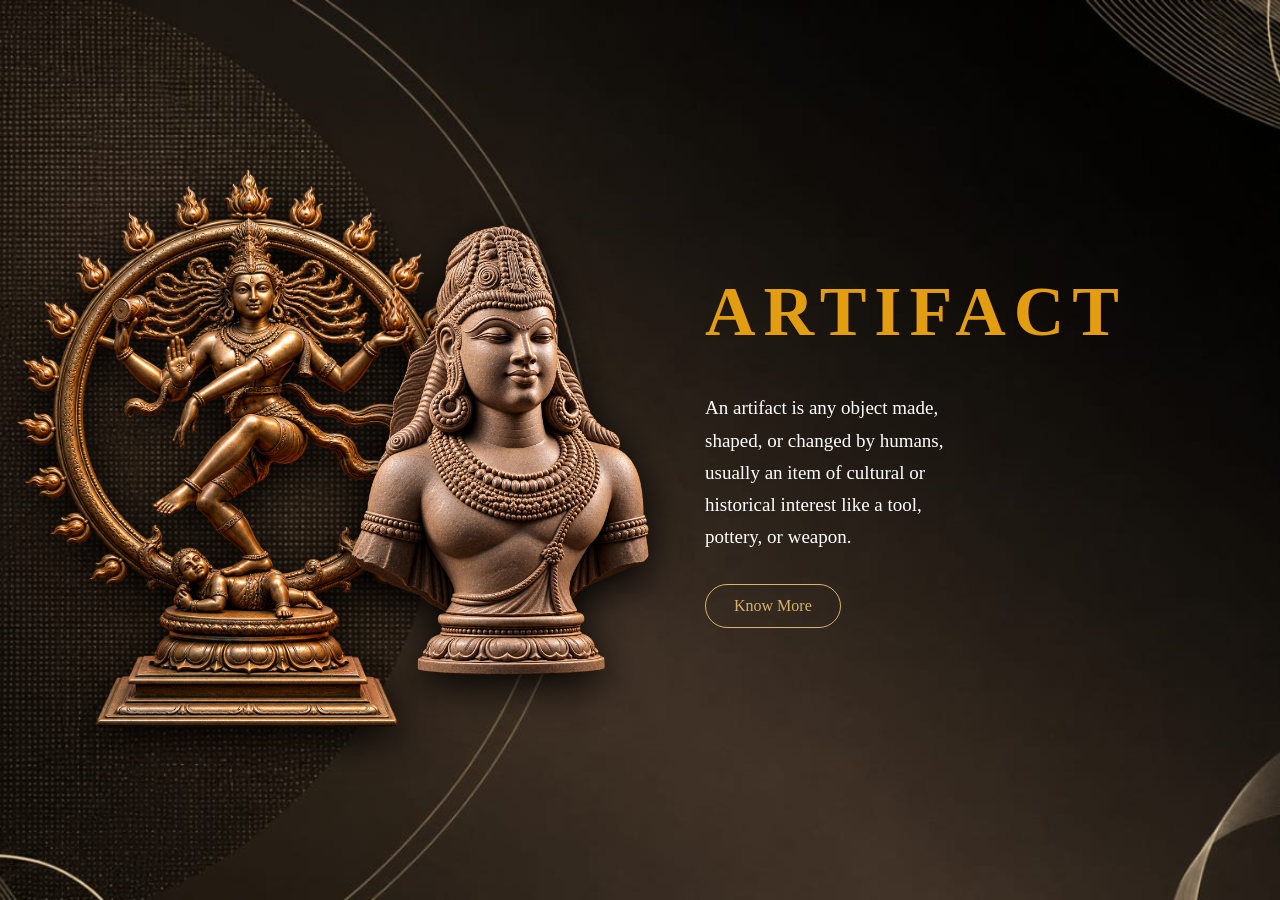
<file: index.html>
<!DOCTYPE html>
<html lang="en">

<head>
    <meta charset="UTF-8">
    <meta name="viewport" content="width=device-width, initial-scale=1.0">
    <title>Artifact</title>
    <link rel="icon" type="image/jpeg" href="/assets/logo.jpg">
    <style>
        * {
            margin: 0;
            padding: 0;
            box-sizing: border-box;
        }

        body {
            font-family: Georgia, serif;
            background-image: url("/assets/artifact.jpeg");
            background-size: cover;
            background-position: center;
            background-repeat: no-repeat;
            min-height: 100vh;
            color: white;
        }

        .page {
            min-height: 100vh;
            position: relative;
            display: flex;
            align-items: center;
            justify-content: center;
            gap: 30px;
            padding: 30px;
        }

        .gold-statue {
            position: absolute;
            left: 0;
            top: 50%;
            width: 500px;
            height: 800px;
            object-fit: contain;
            object-position: left center;
            transform: translateY(-50%);
            filter: drop-shadow(0 10px 20px black);
            pointer-events: none;
        }

        .white-statue {
            width: 350px;
            height: 450px;
            object-fit: contain;
            filter: drop-shadow(0 10px 20px black);
            z-index: 1;
        }

        .content {
            width: 250px;
            z-index: 2;
        }

        .content h1 {
            font-size: 70px;
            letter-spacing: 8px;
            color: #e39d11;
            margin-bottom: 40px;
        }

        .content p {
            font-size: 19px;
            line-height: 1.7;
            color: white;
            margin-bottom: 30px;
        }

        .button {
            display: inline-block;
            padding: 12px 28px;
            border: 1px solid #d8b36a;
            border-radius: 30px;
            color: #d8b36a;
            text-decoration: none;
            transition: 0.3s;
        }

        .button:hover {
            background: #d8b36a;
            color: black;
        }

        @media (max-width: 900px) {
            .page {
                flex-direction: column;
                text-align: center;
                justify-content: flex-start;
                gap: 15px;
                padding: 30px 20px;
            }

            .gold-statue {
                position: static;
                transform: none;
                width: 220px;
                height: 260px;
                object-fit: contain;
                order: 2;
            }

            .white-statue {
                width: 280px;
                height: 330px;
                order: 1;
            }

            .content {
                width: 100%;
                max-width: 500px;
                order: 3;
            }

            .content h1 {
                font-size: 50px;
                letter-spacing: 5px;
                margin-bottom: 20px;
            }

            .content p {
                font-size: 17px;
                line-height: 1.6;
                margin-bottom: 25px;
            }
        }

        @media (max-width: 600px) {
            .page {
                min-height: 100vh;
                padding: 20px 15px 30px;
                gap: 10px;
            }

            .white-statue {
                width: 220px;
                height: 280px;
            }

            .gold-statue {
                width: 170px;
                height: 200px;
            }

            .content {
                width: 100%;
                max-width: 320px;
            }

            .content h1 {
                font-size: 38px;
                letter-spacing: 4px;
                margin-bottom: 15px;
            }

            .content p {
                font-size: 15px;
                line-height: 1.6;
                margin-bottom: 20px;
            }

            .button {
                padding: 10px 25px;
                font-size: 14px;
            }
        }

        @media (max-width: 380px) {
            .white-statue {
                width: 190px;
                height: 240px;
            }

            .gold-statue {
                width: 140px;
                height: 170px;
            }

            .content h1 {
                font-size: 32px;
                letter-spacing: 3px;
            }

            .content p {
                font-size: 14px;
            }
        }
    </style>
</head>

<body>
    <div class="page">
        <img src="/assets/india1.png" class="gold-statue" alt="Golden Artifact">
        <img src="/assets/india3.png" class="white-statue" alt="Marble Artifact">
        <div class="content">
            <h1>ARTIFACT</h1>
            <p>
                An artifact is any object made, shaped, or changed by humans,
                usually an item of cultural or historical interest like a tool,
                pottery, or weapon.
            </p>
            <a href="intro.html" class="button">
                Know More
            </a>
        </div>
    </div>
</body>

</html>
</file>
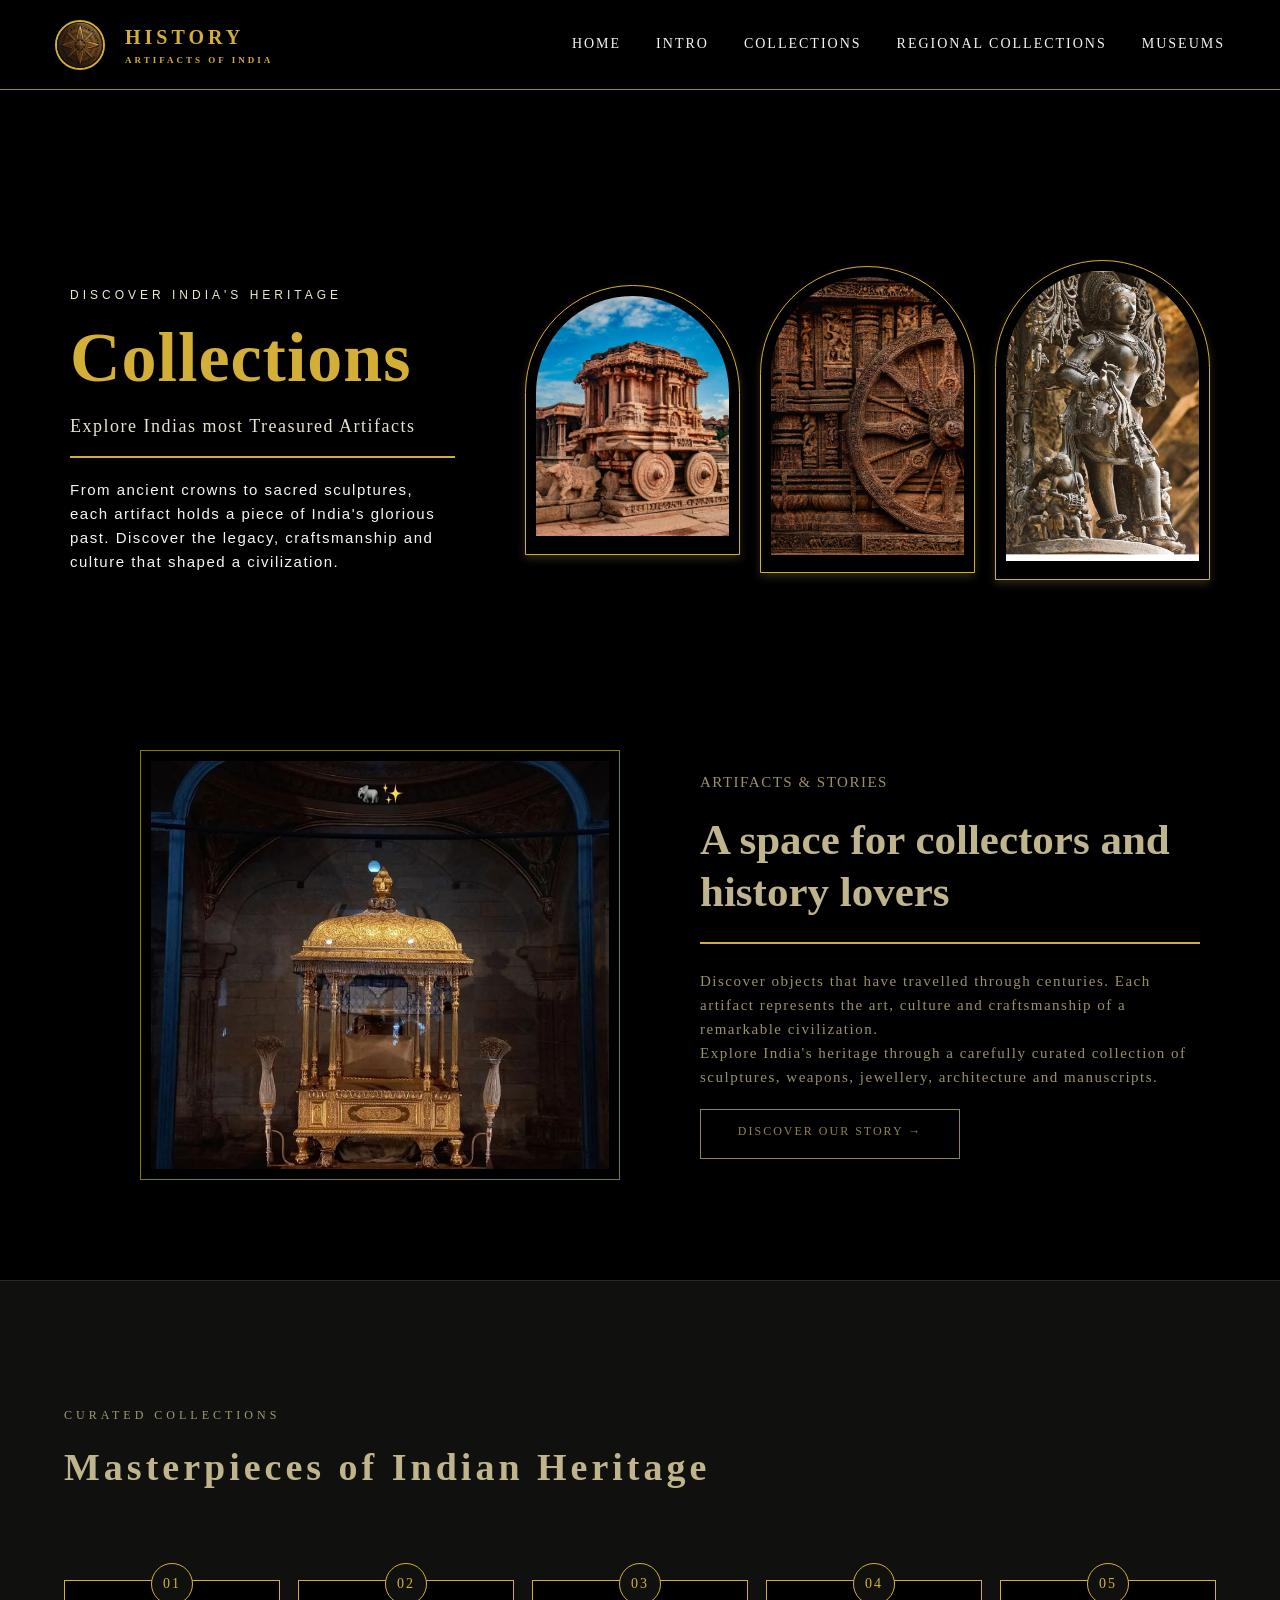
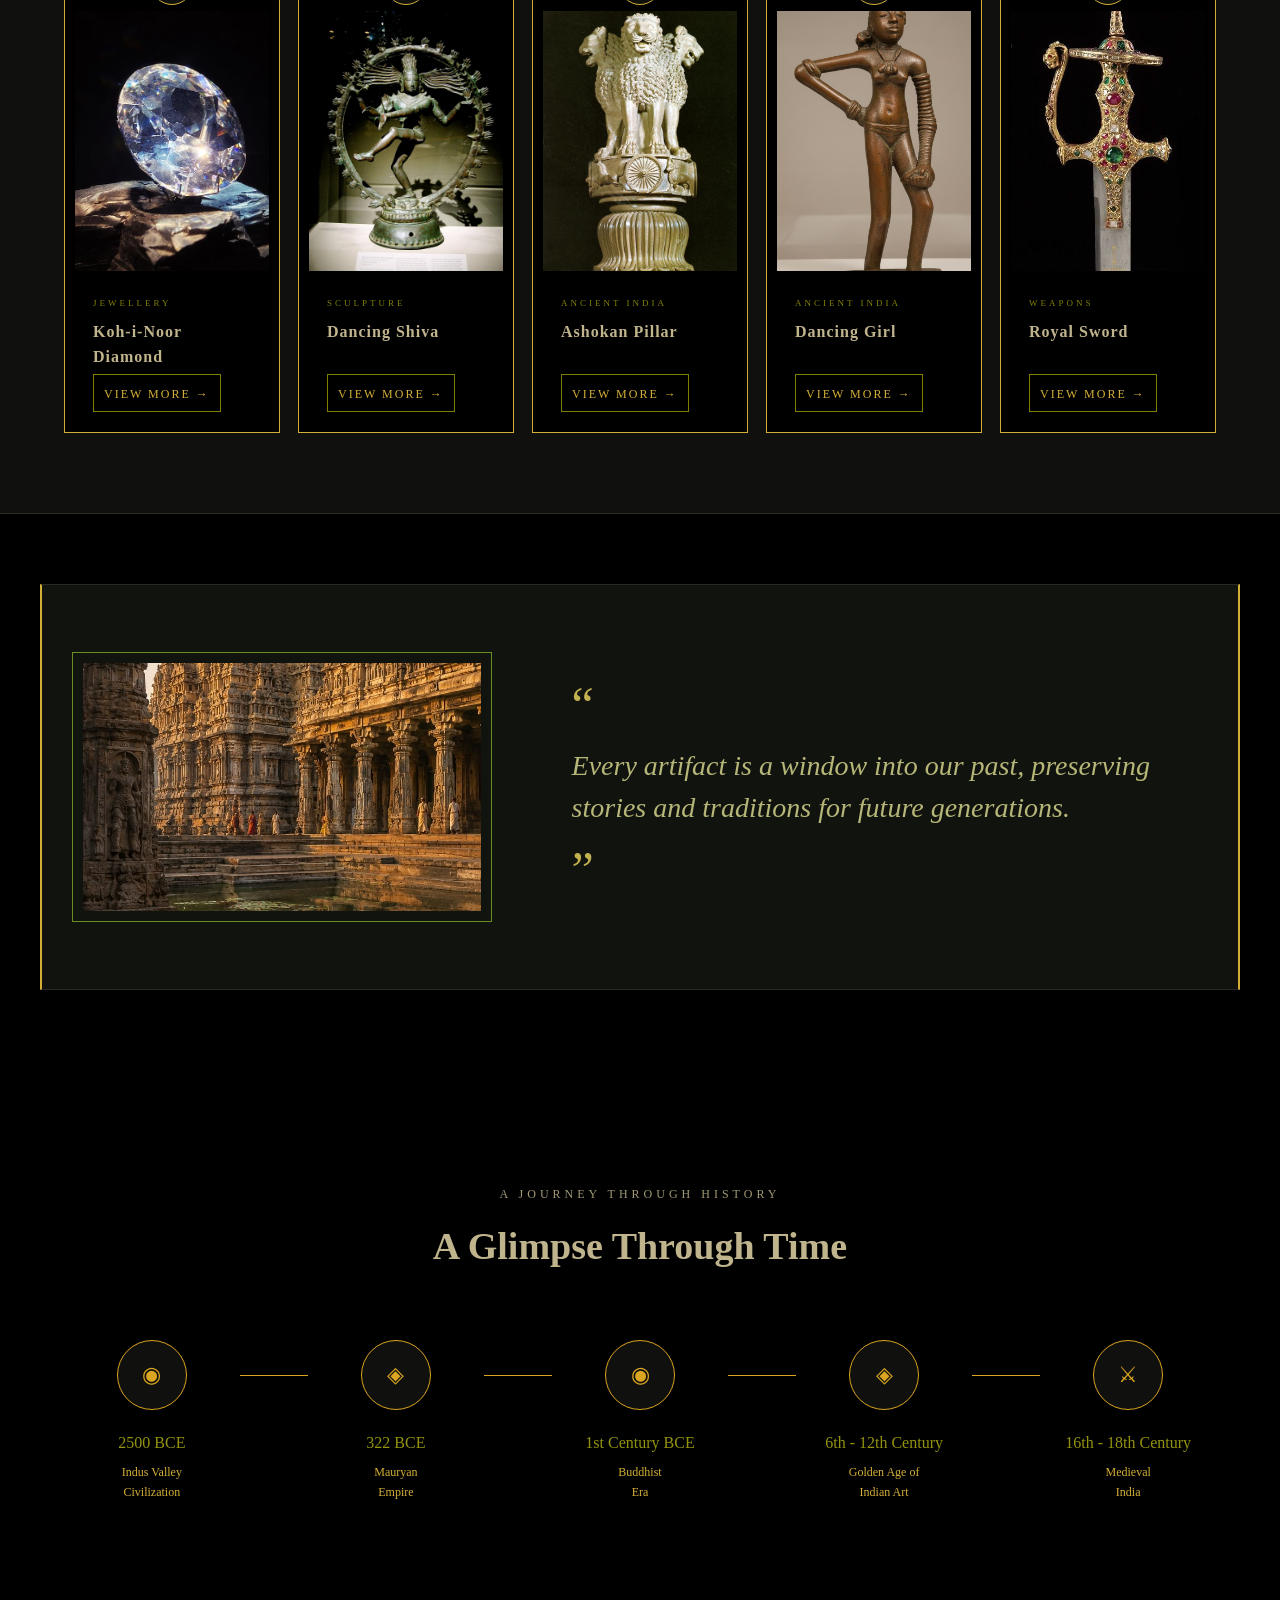
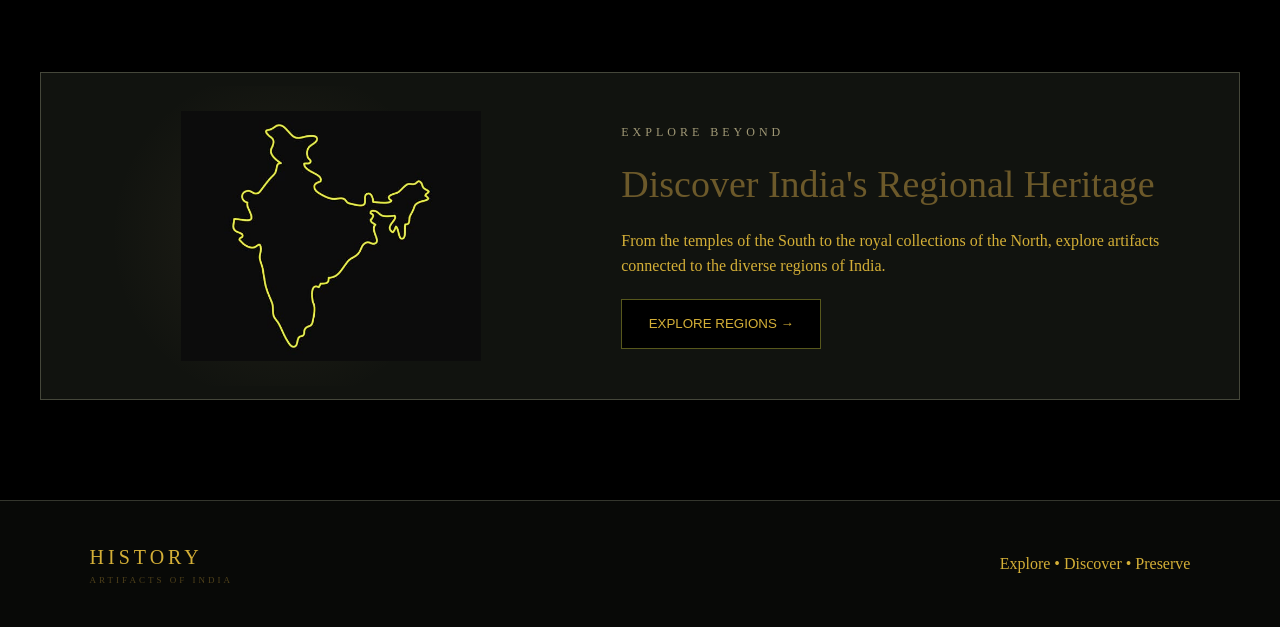
<file: collections.html>
<!DOCTYPE html>
<html lang="en">

<head>
    <meta charset="UTF-8">
    <meta name="viewport" content="width=device-width, initial-scale=1.0">
    <title>Collections</title>
    <link rel="stylesheet" href="collections.css">
    <link rel="icon" type="image/jpeg" href="/assets/logo.jpg">
</head>

<body>
    <header class="navbar">

        <div class="logo">
            <div class="logo-symbol">
                <img src="/assets/logo.jpg" alt="logo">
            </div>

            <div>
                <h2>HISTORY</h2>
                <p>ARTIFACTS OF INDIA</p>
            </div>
        </div>

        <nav>
            <a href="index.html" class="active">HOME</a>
            <a href="intro.html">INTRO</a>
            <a href="collections.html">COLLECTIONS</a>
            <a href="regional.html">REGIONAL COLLECTIONS</a>
            <a href="museum.html"> MUSEUMS</a>
        </nav>
    </header>

    <!-- hero section -->

    <section class="hero">
        <div class="hero-text">
            <p id="small-heading">DISCOVER INDIA'S HERITAGE</p>

            <h1>Collections</h1>

            <h3>Explore Indias most Treasured Artifacts</h3>
            <div class="line"></div>
            <p>
                From ancient crowns to sacred sculptures,
                each artifact holds a piece of India's glorious past.
                Discover the legacy, craftsmanship and culture
                that shaped a civilization.
            </p>
        </div>

        <div class="hero-image">
            <div class="image-frame">
                <img src="/assets/hero-1.jpg" alt="Indian architecture">
            </div>

            <div class="image-frame">
                <img src="/assets/hero-2.jpg" alt="Indian Monument">
            </div>

            <div class="image-frame">
                <img src="/assets/hero3.jpg" alt="Indian Sculpture">
            </div>
        </div>
    </section>

    <!-- Intro -->
    <section class="intro" id="intro">
        <div class="intro-image">
            <img src="/assets/ambari.jpeg" alt="Ancient Artifact">
        </div>

        <div class="intro-content">
            <p class="section-label">
                ARTIFACTS & STORIES
            </p>

            <h2>
                A space for collectors
                and history lovers
            </h2>
            <div class="line1"></div>
            <p>
                Discover objects that have travelled through
                centuries. Each artifact represents the art,
                culture and craftsmanship of a remarkable
                civilization.
            </p>
            <p>
                Explore India's heritage through a carefully
                curated collection of sculptures, weapons,
                jewellery, architecture and manuscripts.
            </p>
            <a href="#" class="text-link">
                DISCOVER OUR STORY →
            </a>
        </div>
    </section>

    <!-- Collections -->
    <section class="collections" id="collections">
        <div class="section-heading">

            <div class="section-label">
                <div>
                    <p class="section-label">
                        CURATED COLLECTIONS
                    </p>
                    <h2>Masterpieces of Indian Heritage</h2>
                </div>
            </div>
        </div>

        <div class="artifact-grid">
            <article class="artifact-card">

                <div class="artifact-number">
                    <p>01</p>
                </div>

                <div class="artifact-image">
                    <img src="/assets/kohinoor.jpg" alt="Koh-i-Noor Diamond">
                </div>

                <div class="artifact-info">

                    <p class="category">JEWELLERY</p>

                    <h3>Koh-i-Noor Diamond</h3>

                    <div class="artifact-link">
                        <a href="#kohinoor"> VIEW MORE →</a>
                    </div>
            </article>

            <!-- CARD 2 -->
            <article class="artifact-card">

                <div class="artifact-number">
                    <p>02</p>
                </div>

                <div class="artifact-image">
                    <img src="/assets/Nataraja.jpg" alt="Nataraja">
                </div>

                <div class="artifact-info">

                    <p class="category">SCULPTURE</p>

                    <h3> Dancing Shiva</h3>

                    <div class="artifact-link">
                        <a href="#nataraja"> VIEW MORE →</a>
                    </div>


                </div>
            </article>

            <!-- CARD 3 -->
            <article class="artifact-card">

                <div class="artifact-number">
                    <p>03</p>
                </div>

                <div class="artifact-image">
                    <img src="/assets/ashoka pillar.jpg" alt="Ashoka Pillar">
                </div>

                <div class="artifact-info">

                    <p class="category">ANCIENT INDIA</p>

                    <h3>Ashokan Pillar</h3>

                    <div class="artifact-link">
                        <a href="#ashokan"> VIEW MORE →</a>
                    </div>
                </div>
            </article>

            <!-- CARD 4 -->
            <article class="artifact-card">

                <div class="artifact-number">
                    <p>04</p>
                </div>

                <div class="artifact-image">
                    <img src="/assets/dancing_girl.jpg" alt="Dancing Girl">
                </div>

                <div class="artifact-info">

                    <p class="category">ANCIENT INDIA</p>

                    <h3>Dancing Girl</h3>

                    <div class="artifact-link">
                        <a href="#dance"> VIEW MORE →</a>
                    </div>

                </div>
            </article>

            <!-- CARD 5 -->
            <article class="artifact-card">

                <div class="artifact-number">
                    <p>05</p>
                </div>

                <div class="artifact-image">
                    <img src="/assets/shivaji.jpg" alt="Chatrapati Shivaji Sword">
                </div>

                <div class="artifact-info">
                    <p class="category">
                        WEAPONS
                    </p>

                    <h3>
                        Royal Sword
                    </h3>
                    <div class="artifact-link">
                        <a href="#shivaji"> VIEW MORE →</a>
                    </div>
            </article>
        </div>
        </div>
    </section>

    <!-- QUOTE -->

    <section class="quote-section">

        <div class="quote-image">
            <img src="/assets/quote.jpeg" alt="Historic Statue">
        </div>

        <div class="quote">
            <span class="quote-mark">
                “
            </span>

            <p>
                Every artifact is a window into our past,
                preserving stories and traditions for
                future generations.
            </p>

            <span class="quote-mark">
                ”
            </span>
        </div>
    </section>

    <!-- Timeline -->

    <section class="timeline">
        <div class="section-heading center">

            <p class="section-label"> A JOURNEY THROUGH HISTORY</p>

            <h2>A Glimpse Through Time</h2>
        </div>

        <div class="timeline-container">
            <div class="timeline-item">
                <div class="timeline-icon">
                    ◉
                </div>

                <h3>
                    2500 BCE
                </h3>

                <p>
                    Indus Valley <br> Civilization
                </p>
            </div>


            <div class="timeline-line"></div>

            <div class="timeline-item">
                <div class="timeline-icon">
                    ◈
                </div>

                <h3>
                    322 BCE
                </h3>

                <p>
                    Mauryan <br> Empire
                </p>
            </div>

            <div class="timeline-line"></div>

            <div class="timeline-item">

                <div class="timeline-icon">
                    ◉
                </div>

                <h3>
                    1st Century BCE
                </h3>

                <p>
                    Buddhist
                    <br>
                    Era
                </p>
            </div>

            <div class="timeline-line"></div>

            <div class="timeline-item">

                <div class="timeline-icon">
                    ◈
                </div>

                <h3>
                    6th - 12th Century
                </h3>

                <p>
                    Golden Age of
                    <br>
                    Indian Art
                </p>

            </div>

            <div class="timeline-line"></div>

            <div class="timeline-item">

                <div class="timeline-icon">
                    ⚔
                </div>

                <h3>
                    16th - 18th Century
                </h3>

                <p>
                    Medieval
                    <br>
                    India
                </p>

            </div>

        </div>

    </section>

    <!-- REGIONS -->

    <section class="regions" id="regions">

        <div class="region-map">

            <div class="map-symbol">
                <img src="/assets/india.jpg" alt="india map">
            </div>

        </div>

        <div class="region-content">

            <p class="section-label">
                EXPLORE BEYOND
            </p>

            <h2>
                Discover India's
                Regional Heritage
            </h2>

            <p>
                From the temples of the South to the royal
                collections of the North, explore artifacts
                connected to the diverse regions of India.
            </p>
            <a href="regional.html">
                <button class="primary-btn">
                    EXPLORE REGIONS
                    <span>→</span>
                </button>
            </a>
        </div>

    </section>

    <!-- FOOTER -->

    <footer>

        <div class="footer-logo">

            <h2>
                HISTORY
            </h2>

            <p>
                ARTIFACTS OF INDIA
            </p>

        </div>

        <div>
            <p>Explore • Discover • Preserve</p>
        </div>

    </footer>



    <!-- modal cards -->

    <!-- card 1 -->
    <div id="kohinoor" class="modal">

        <a href="#artifacts" class="modal-background"></a>

        <div class="modal-card">

            <a href="#artifacts" class="close-modal" style="text-decoration: none;">×</a>
            <div class="modal-info">

                <span class="modal-number">
                    ARTIFACT 01 / 05
                </span>

                <h2>Koh-i-Noor Diamond</h2>

                <h4>"Mountain of Light"</h4>


                <div class="info-grid">

                    <div>
                        <span>ORIGIN : </span>
                        <strong>India</strong>
                    </div>

                    <div>
                        <span>PERIOD : </span>
                        <strong>Historic</strong>
                    </div>

                    <div>
                        <span>MATERIAL : </span>
                        <strong>Diamond</strong>
                    </div>

                </div>


                <p>
                    The Koh-i-Noor is one of the world's most
                    famous diamonds, associated with centuries
                    of royal power, conquest and history.
                </p>


                <div class="modal-bottom">
                    <span>✦ A TREASURE THROUGH TIME ✦</span>
                </div>

            </div>

        </div>

    </div>
    <!-- NATARAJA MODAL -->

    <div id="nataraja" class="modal">

        <a href="#artifacts" class="modal-background"></a>

        <div class="modal-card">

            <a href="#artifacts" class="close-modal" style="text-decoration: none;">×</a>

            <div class="modal-info">

                <span class="modal-number">
                    ARTIFACT 02 / 05
                </span>

                <h2>Dancing Shiva</h2>

                <h4>"The Cosmic Dancer"</h4>

                <div class="info-grid">

                    <div>
                        <span>ORIGIN : </span>
                        <strong>South India</strong>
                    </div>

                    <div>
                        <span>PERIOD : </span>
                        <strong>Chola Era</strong>
                    </div>

                    <div>
                        <span>MATERIAL : </span>
                        <strong>Bronze</strong>
                    </div>

                </div>

                <p>
                    Nataraja represents Lord Shiva performing
                    the cosmic dance, symbolizing creation,
                    preservation and transformation.
                </p>

            </div>

        </div>

    </div>


    <!-- ASHOKAN MODAL -->

    <div id="ashokan" class="modal">

        <a href="#artifacts" class="modal-background"></a>

        <div class="modal-card">

            <a href="#artifacts" class="close-modal" style="text-decoration: none;">×</a>



            <div class="modal-info">

                <span class="modal-number">
                    ARTIFACT 03 / 05
                </span>

                <h2>Ashokan Pillar</h2>

                <h4>"A Symbol of Dharma"</h4>

                <div class="info-grid">

                    <div>
                        <span>ORIGIN : </span>
                        <strong>India</strong>
                    </div>

                    <div>
                        <span>PERIOD : </span>
                        <strong>Mauryan Empire</strong>
                    </div>

                    <div>
                        <span>MATERIAL : </span>
                        <strong>Stone</strong>
                    </div>

                </div>

                <p>
                    The Ashokan pillars are among the finest
                    examples of Mauryan craftsmanship and
                    symbolize peace, governance and dharma.
                </p>

            </div>

        </div>

    </div>


    <!-- DANCING MODAL -->

    <div id="dance" class="modal">

        <a href="#artifacts" class="modal-background"></a>

        <div class="modal-card">

            <a href="#artifacts" class="close-modal" style="text-decoration: none;">×</a>


            <div class="modal-info">

                <p class="modal-number">
                    ARTIFACT 04 / 05
                </p>

                <h2>Dancing Girl</h2>

                <h4>"A Timeless Symbol of the Indus Valley"</h4>

                <div class="info-grid">

                    <div>
                        <span>ORIGIN : </span>
                        <strong>Mohenjo-daro</strong>
                    </div>

                    <div>
                        <span>PERIOD : </span>
                        <strong>c. 2500 BCE</strong>
                    </div>

                    <div>
                        <span>MATERIAL : </span>
                        <strong>Bronze</strong>
                    </div>

                </div>

                <p>
                    The Dancing Girl of Mohenjo-daro is one of the
                    most remarkable artifacts of the Indus Valley
                    Civilization. This small bronze sculpture is
                    celebrated for its confident posture, intricate
                    ornaments and exceptional ancient craftsmanship.
                </p>

            </div>

        </div>

    </div>


    <!-- SHIVAJI MODAL -->

    <div id="shivaji" class="modal">

        <a href="#artifacts" class="modal-background"></a>

        <div class="modal-card">

            <a href="#artifacts" class="close-modal" style="text-decoration: none;">×</a>


            <div class="modal-info">

                <span class="modal-number">
                    ARTIFACT 05 / 05
                </span>

                <h2>Shivaji Maharaj's Sword</h2>

                <h4>"A Symbol of Courage"</h4>

                <div class="info-grid">

                    <div>
                        <span>ORIGIN : </span>
                        <strong>Maharashtra</strong>
                    </div>

                    <div>
                        <span>PERIOD : </span>
                        <strong>17th Century</strong>
                    </div>

                    <div>
                        <span>MATERIAL : </span>
                        <strong>Steel</strong>
                    </div>

                </div>

                <p>
                    Associated with the Maratha legacy, the sword
                    symbolizes courage, leadership and the spirit
                    of resistance.
                </p>

            </div>

        </div>

    </div>

</body>

</html>
</file>
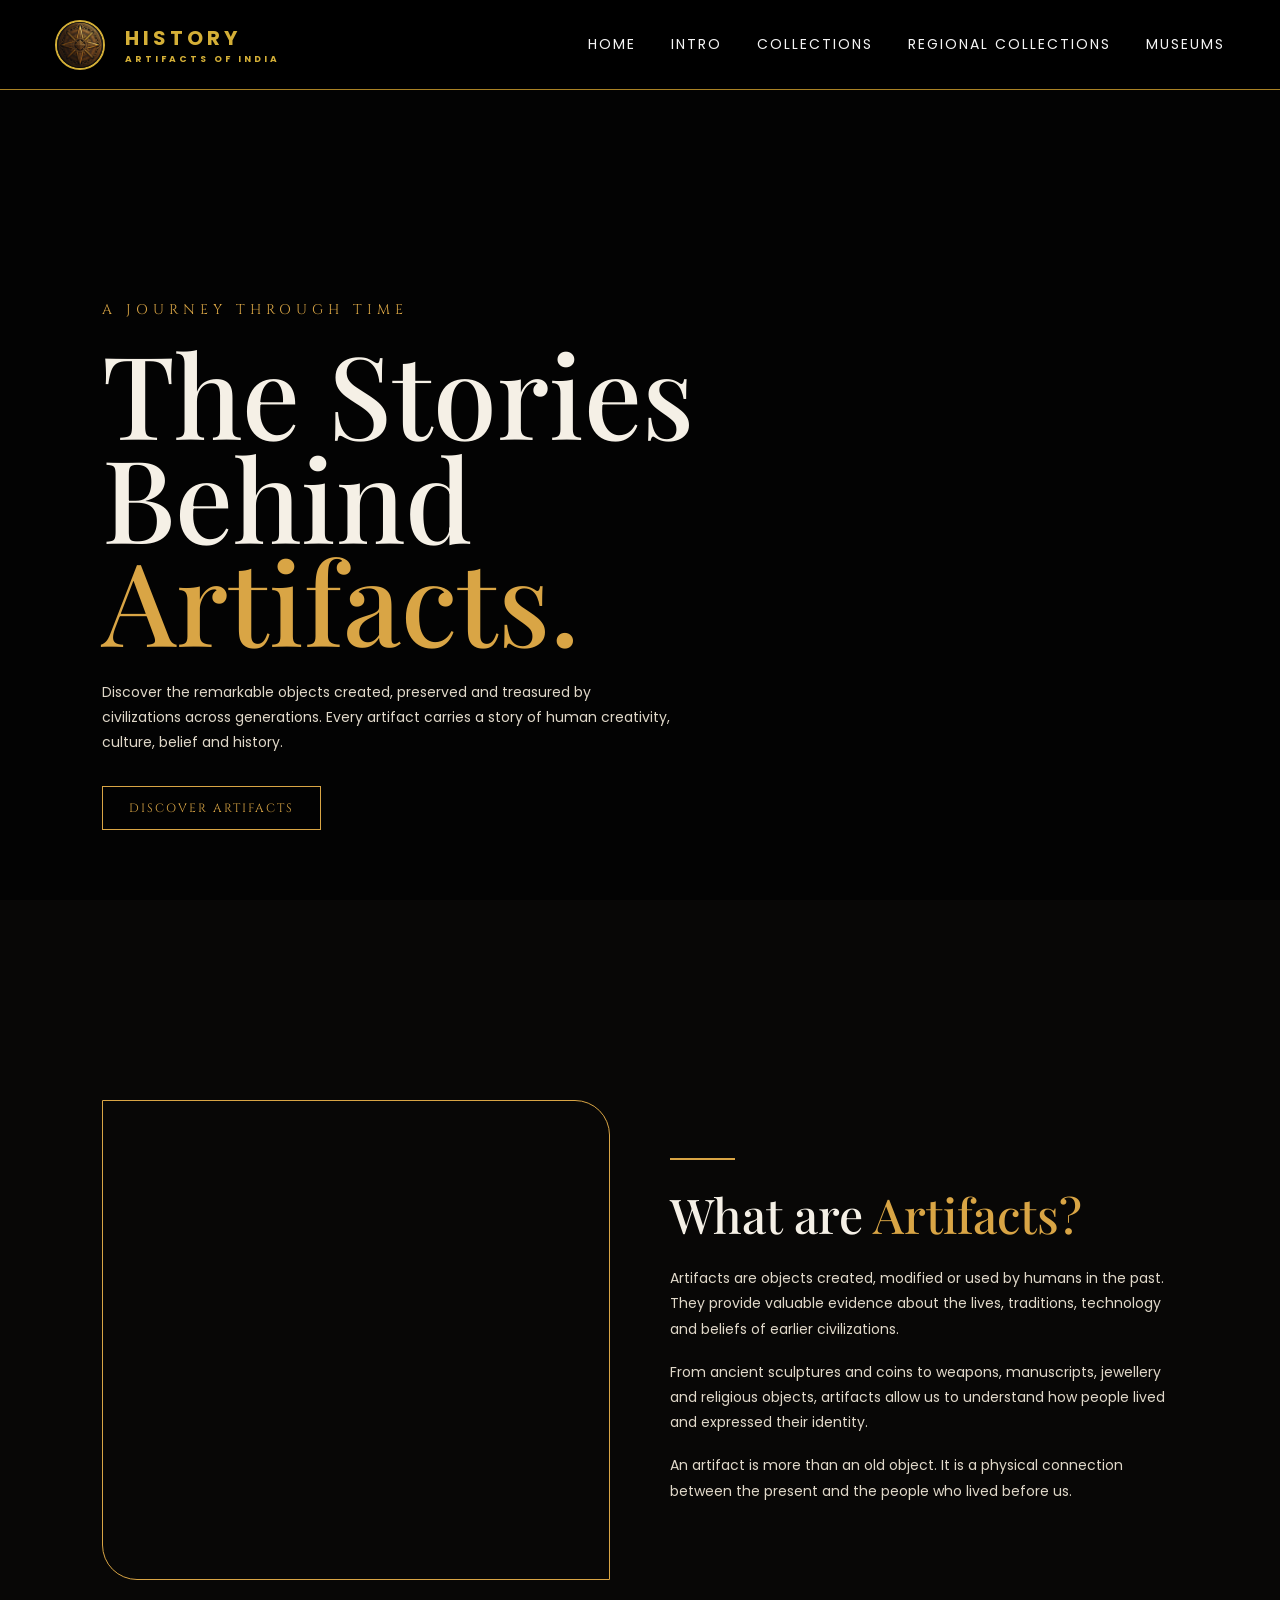
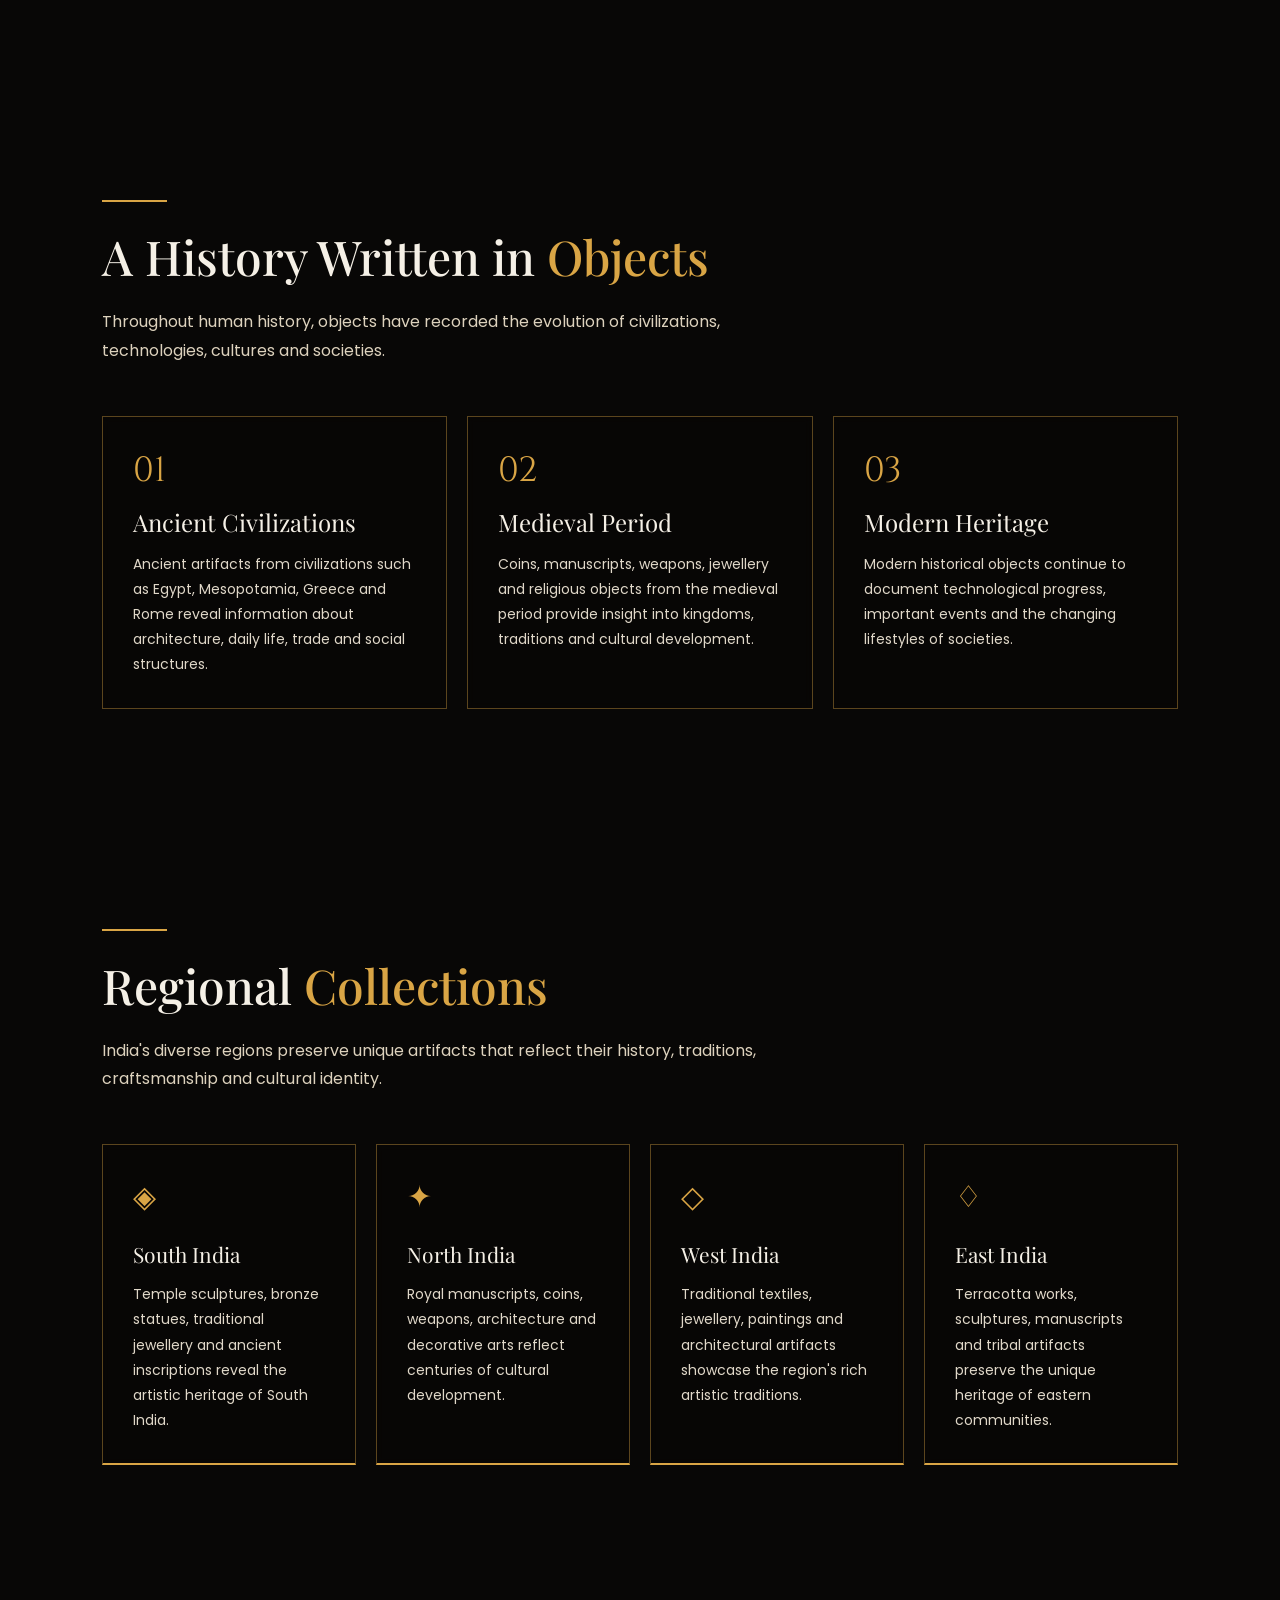
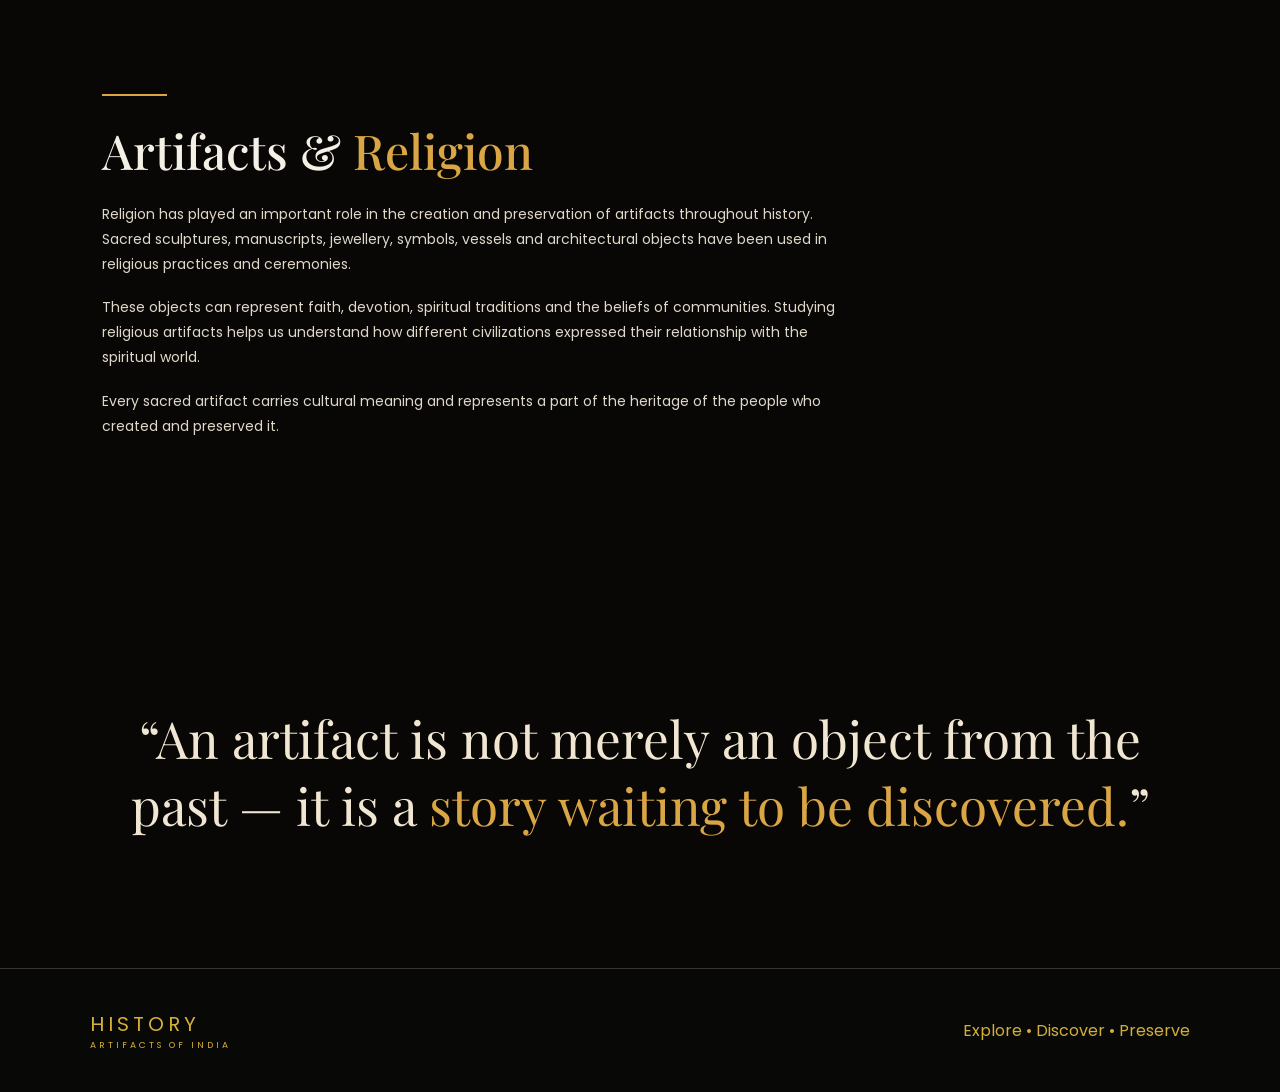
<file: intro.html>
<!DOCTYPE html>
<html lang="en">

<head>
    <meta charset="UTF-8">
    <meta name="viewport" content="width=device-width,initial-scale=1">
    <title>History | Artifacts of India</title>
    <link
        href="https://fonts.googleapis.com/css2?family=Cinzel:wght@400;500;600;700&family=Playfair+Display:wght@400;500;600;700&family=Poppins:wght@300;400;500&display=swap"
        rel="stylesheet">
    <link rel="icon" type="image/jpeg" href="/assets/logo.jpg">
    

    <style>
        * {
            margin: 0;
            padding: 0;
            box-sizing: border-box;
            scroll-behavior: smooth
        }

        body {
            font-family: Poppins, sans-serif;
            color: #f5f0e6;
            background: #080706 url("https://i.pinimg.com/1200x/94/2f/cb/942fcb3edb34bce390710a00f497e447.jpg") center/cover fixed no-repeat;
            position: relative
        }

        body:before {
            content: "";
            position: fixed;
            inset: 0;
            background: rgba(0, 0, 0, .58);
            z-index: -1
        }

        .navbar {
            width: 100%;
            height: 90px;
            display: flex;
            align-items: center;
            justify-content: space-between;
            position: sticky;
            top: 0;
            z-index: 1000;
            background: rgba(0, 0, 0, 0.92);
            backdrop-filter: blur(12px);
            border-bottom: 1px solid #a98225;
            padding: 0 55px;
        }


        .logo {
            color: #d4af37;
            /* font-family: Georgia, serif; */
            font-size: 26px;
            font-weight: 700;
            letter-spacing: 1px;
            display: flex;
            align-items: center;
            gap: 20px;
        }

        .logo-symbol img {
            display: flex;
            align-items: center;
            height: 50px;
            width: auto;
            border-radius: 50%;
            border: 2px solid #d4af37;
        }

        .logo h2 {
            color: #d4af37;
            font-size: 20px;
            letter-spacing: 4px;
        }

        .logo p {
            color: #d4af37;
            font-size: 9px;
            letter-spacing: 3px
        }

        nav {
            display: flex;
            align-items: center;
            gap: 35px;
        }

        nav a {
            position: relative;
            color: #f5f5f5;
            text-decoration: none;
            font-size: 14px;
            letter-spacing: 2px;
            transition: color 0.3s ease;
        }

        nav a:hover {
            color: #d4af37;
        }

        nav a::after {
            content: "";
            position: absolute;
            left: 0;
            bottom: -8px;
            width: 0;
            height: 2px;
            background: #d4af37;
            transition: width 0.3s ease;
        }

        nav a:hover::after {
            width: 100%;
        }


        .hero {
            min-height: 100vh;
            padding: 150px 8% 100px;
            display: flex;
            align-items: center;
            background: transparent
        }

        .hero-content {
            max-width: 750px
        }

        .small-title {
            color: #d9a545;
            font: 14px Cinzel, serif;
            letter-spacing: 5px;
            margin-bottom: 22px
        }

        h1 {
            font: 500 clamp(55px, 9vw, 115px)/.9 "Playfair Display", serif;
            margin-bottom: 28px
        }

        h1 span,
        .section-title span,
        .quote-text span {
            color: #d9a545
        }

        .hero p,
        .religion p,
        .about-text p,
        .history-card p,
        .reason-card p {
            color: #e0d8c9;
            line-height: 1.8;
            font-size: 14px
        }

        .hero p {
            max-width: 570px;
            margin-bottom: 30px
        }

        .btn {
            display: inline-block;
            padding: 13px 26px;
            border: 1px solid #d9a545;
            color: #d9a545;
            text-decoration: none;
            font: 12px Cinzel, serif;
            letter-spacing: 2px;
            background: rgba(0, 0, 0, .25);
            transition: .3s
        }

        .btn:hover {
            background: #d9a545;
            color: #111
        }

        section {
            padding: 110px 8%;
            background: transparent
        }

        .section-title {
            font: 500 48px "Playfair Display", serif;
            margin-bottom: 20px
        }

        .section-subtitle {
            color: #ddd2bd;
            max-width: 700px;
            line-height: 1.8;
            margin-bottom: 50px
        }

        .about-container {
            display: grid;
            grid-template-columns: 1fr 1fr;
            gap: 60px;
            align-items: center
        }

        .about-image {
            height: 480px;
            background: url("https://i.pinimg.com/736x/a1/47/3a/a1473a1c3d525f4b041e76d14ef31ea0.jpg") center/cover no-repeat;
            border: 1px solid #d9a545;
            border-radius: 0 35px 0 35px
        }

        .gold-line {
            width: 65px;
            height: 2px;
            background: #d9a545;
            margin-bottom: 22px
        }

        .about-text p,
        .religion p {
            margin-bottom: 18px
        }

        .history-grid,
        .reason-grid {
            display: grid;
            gap: 20px
        }

        .history-grid {
            grid-template-columns: repeat(3, 1fr)
        }

        .history-card,
        .reason-card {
            padding: 30px;
            background: rgba(8, 7, 5, .42);
            border: 1px solid rgba(217, 165, 69, .4);
            backdrop-filter: blur(4px);
            transition: .3s
        }

        .history-card:hover,
        .reason-card:hover {
            transform: translateY(-7px);
            border-color: #d9a545;
            background: rgba(8, 7, 5, .6)
        }

        .number,
        .reason-icon {
            color: #d9a545
        }

        .number {
            font: 35px Cinzel, serif;
            margin-bottom: 12px
        }

        .history-card h3,
        .reason-card h3 {
            font: 24px "Playfair Display", serif;
            margin-bottom: 14px
        }

        .reason-grid {
            grid-template-columns: repeat(4, 1fr)
        }

        .reason-card {
            border-bottom: 2px solid #d9a545
        }

        .reason-icon {
            font-size: 30px;
            margin-bottom: 20px
        }

        .reason-card h3 {
            font-size: 21px
        }

        .religion {
            min-height: 600px;
            display: flex;
            align-items: center
        }

        .religion-content {
            max-width: 750px
        }

        .quote {
            text-align: center;
            padding: 130px 10%
        }

        .quote-text {
            font: clamp(28px, 4vw, 52px)/1.3 "Playfair Display", serif;
            color: #f0e6d2
        }


        footer {
            border-top: 1px solid #34362d;
            padding: 40px 7%;
            display: flex;
            justify-content: space-between;
            align-items: center;
            background-color: #080907;
        }

        .footer-logo h2 {
            font-size: 20px;
            letter-spacing: 4px;
            font-weight: normal;
            color: #d4af37;
        }

        .footer-logo p {
            color: #d4af37;
            font-size: 9px;
            letter-spacing: 3px;
        }

        footer p {
            color: #d4af37;
        }

        @media(max-width:1024px) {

            .navbar {
                padding: 0 25px;
            }

            nav {
                gap: 20px;
            }

            nav a {
                font-size: 13px;
            }

            .about-container,
            .history-grid,
            .reason-grid {
                grid-template-columns: 1fr
            }

            .hero {
                padding-top: 130px
            }
        }

        @media(max-width:768px) {

            .navbar {
                height: auto;
                padding: 15px;
                flex-direction: column;
                gap: 15px;
            }

            .logo {
                justify-content: center;
                gap: 12px;
            }

            .logo-symbol img {
                width: 45px;
                height: 45px;
            }

            .logo h2 {
                font-size: 18px;
            }

            .logo p {
                font-size: 8px;
            }

            nav {
                display: flex;
                flex-direction: row;
                flex-wrap: wrap;
                justify-content: center;
                gap: 12px;
                padding: 0;
            }

            nav a {
                font-size: 11px;
                letter-spacing: 1px;
            }

            .hero h1 {
                font-size: 55px
            }

            .section-title {
                font-size: 38px
            }

            .about-image {
                height: 350px
            }

            footer {
                flex-direction: column;
                gap: 15px;
                text-align: center
            }
        }
    </style>
</head>

<body>

    <header class="navbar">

        <div class="logo">
            <div class="logo-symbol">
                <img src="/Regional_artifacts_images/logo.jpg.jpeg" alt="logo">
            </div>

            <div>
                <h2>HISTORY</h2>
                <p>ARTIFACTS OF INDIA</p>
            </div>
        </div>

        <nav>
            <a href="index.html" class="active">HOME</a>
            <a href="intro.html">INTRO</a>
            <a href="collections.html">COLLECTIONS</a>
            <a href="regional.html">REGIONAL COLLECTIONS</a>
            <a href="museum.html"> MUSEUMS</a>
        </nav>
    </header>

    <section class="hero" id="home">
        <div class="hero-content">
            <div class="small-title">A JOURNEY THROUGH TIME</div>
            <h1>The Stories<br>Behind <span>Artifacts.</span></h1>
            <p>Discover the remarkable objects created, preserved and treasured by civilizations across generations.
                Every artifact carries a story of human creativity, culture, belief and history.</p>
            <a href="#intro" class="btn">DISCOVER ARTIFACTS</a>
        </div>
    </section>

    <section id="intro">
        <div class="about-container">
            <div class="about-image"></div>

            <div class="about-text">
                <div class="gold-line"></div>
                <h2 class="section-title">What are <span>Artifacts?</span></h2>

                <p>Artifacts are objects created, modified or used by humans in the past. They provide valuable evidence
                    about the lives, traditions, technology and beliefs of earlier civilizations.</p>

                <p>From ancient sculptures and coins to weapons, manuscripts, jewellery and religious objects, artifacts
                    allow us to understand how people lived and expressed their identity.</p>

                <p>An artifact is more than an old object. It is a physical connection between the present and the
                    people who lived before us.</p>
            </div>
        </div>
    </section>

    <section id="collections">
        <div class="gold-line"></div>

        <h2 class="section-title">A History Written in <span>Objects</span></h2>

        <p class="section-subtitle">Throughout human history, objects have recorded the evolution of civilizations,
            technologies, cultures and societies.</p>

        <div class="history-grid">

            <div class="history-card">
                <div class="number">01</div>
                <h3>Ancient Civilizations</h3>
                <p>Ancient artifacts from civilizations such as Egypt, Mesopotamia, Greece and Rome reveal information
                    about architecture, daily life, trade and social structures.</p>
            </div>

            <div class="history-card">
                <div class="number">02</div>
                <h3>Medieval Period</h3>
                <p>Coins, manuscripts, weapons, jewellery and religious objects from the medieval period provide insight
                    into kingdoms, traditions and cultural development.</p>
            </div>

            <div class="history-card">
                <div class="number">03</div>
                <h3>Modern Heritage</h3>
                <p>Modern historical objects continue to document technological progress, important events and the
                    changing lifestyles of societies.</p>
            </div>

        </div>
    </section>

    <section id="regional">

        <div class="gold-line"></div>

        <h2 class="section-title">Regional <span>Collections</span></h2>

        <p class="section-subtitle">India's diverse regions preserve unique artifacts that reflect their history,
            traditions, craftsmanship and cultural identity.</p>

        <div class="reason-grid">

            <div class="reason-card">
                <div class="reason-icon">◈</div>
                <h3>South India</h3>
                <p>Temple sculptures, bronze statues, traditional jewellery and ancient inscriptions reveal the artistic
                    heritage of South India.</p>
            </div>

            <div class="reason-card">
                <div class="reason-icon">✦</div>
                <h3>North India</h3>
                <p>Royal manuscripts, coins, weapons, architecture and decorative arts reflect centuries of cultural
                    development.</p>
            </div>

            <div class="reason-card">
                <div class="reason-icon">◇</div>
                <h3>West India</h3>
                <p>Traditional textiles, jewellery, paintings and architectural artifacts showcase the region's rich
                    artistic traditions.</p>
            </div>

            <div class="reason-card">
                <div class="reason-icon">♢</div>
                <h3>East India</h3>
                <p>Terracotta works, sculptures, manuscripts and tribal artifacts preserve the unique heritage of
                    eastern communities.</p>
            </div>

        </div>
    </section>

    <section class="religion">

        <div class="religion-content">

            <div class="gold-line"></div>

            <h2 class="section-title">Artifacts & <span>Religion</span></h2>

            <p>Religion has played an important role in the creation and preservation of artifacts throughout history.
                Sacred sculptures, manuscripts, jewellery, symbols, vessels and architectural objects have been used in
                religious practices and ceremonies.</p>

            <p>These objects can represent faith, devotion, spiritual traditions and the beliefs of communities.
                Studying religious artifacts helps us understand how different civilizations expressed their
                relationship with the spiritual world.</p>

            <p>Every sacred artifact carries cultural meaning and represents a part of the heritage of the people who
                created and preserved it.</p>

        </div>

    </section>

    <section class="quote">

        <div class="quote-text">
            “An artifact is not merely an object from the past — it is a <span>story waiting to be discovered.</span>”
        </div>

    </section>

    <footer>
        <div class="footer-logo">
            <h2>
                HISTORY
            </h2>
            <p>
                ARTIFACTS OF INDIA
            </p>
        </div>
        <div>
            <p>Explore • Discover • Preserve</p>
        </div>
    </footer>

</body>

</html>
</file>
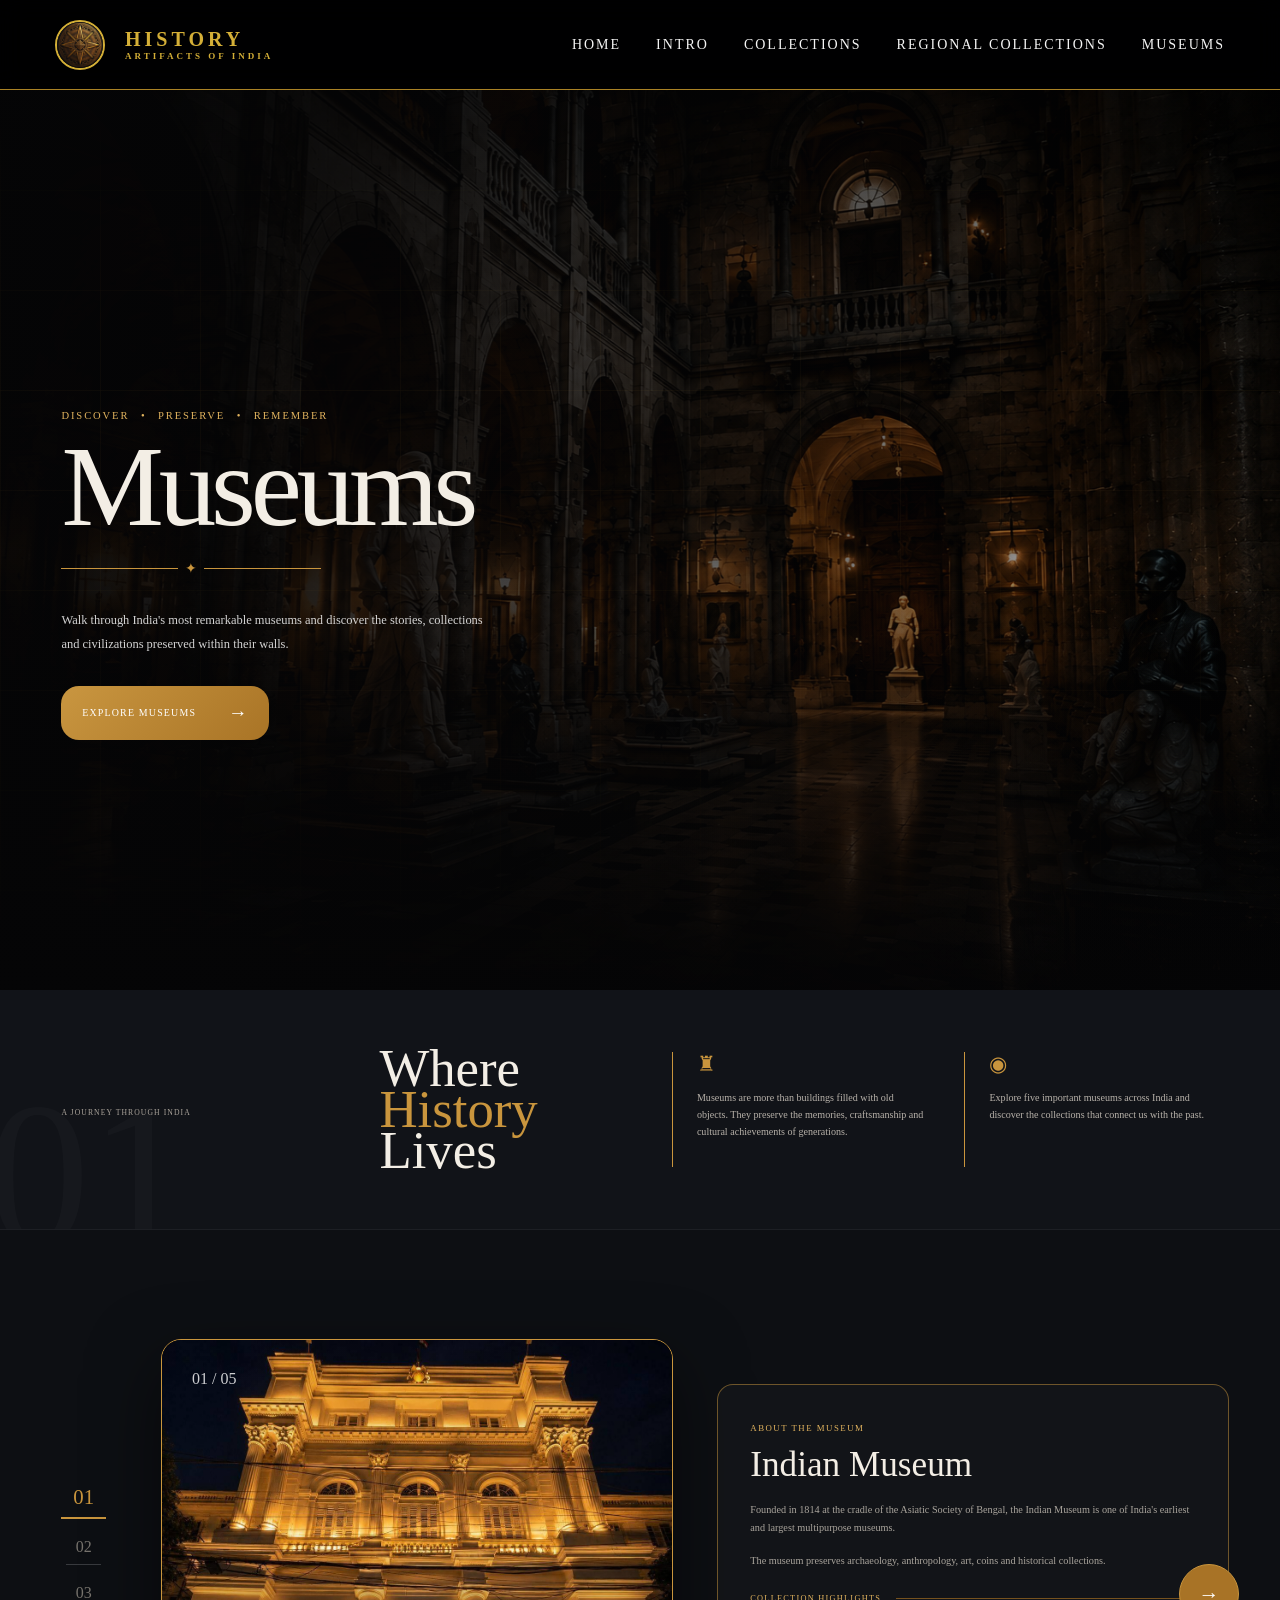
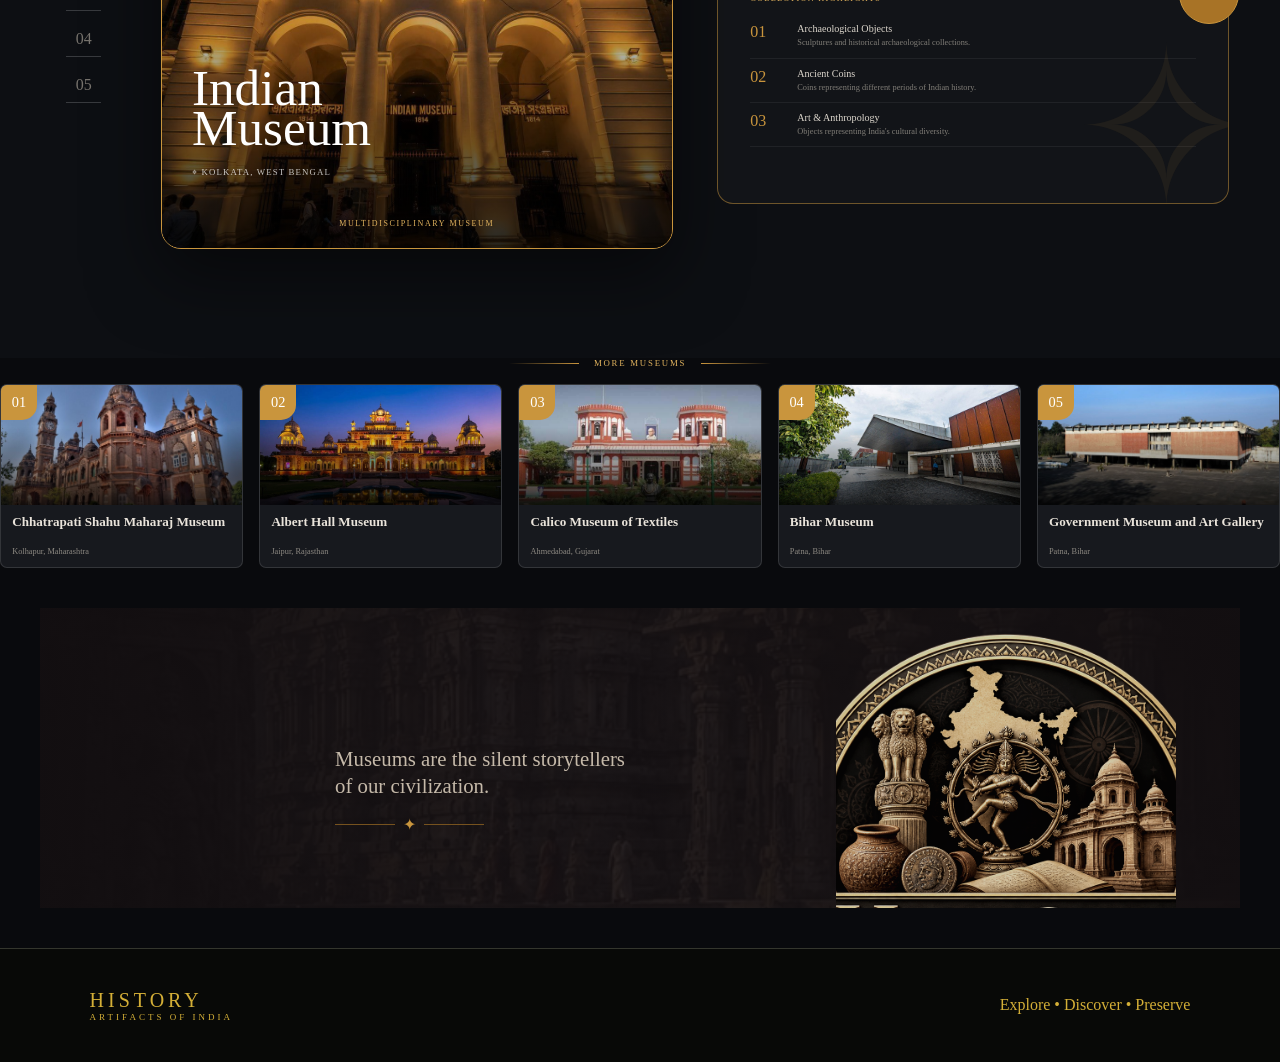
<file: museum.html>
<!DOCTYPE html>
<html lang="en">

<head>
    <meta charset="UTF-8">
    <meta name="viewport" content="width=device-width, initial-scale=1.0">
    <title>Museums | History - Artifacts of India</title>
    <link rel="icon" type="image/jpeg" href="/assets/logo.jpg">
    <link rel="stylesheet" href="museum.css">
</head>

<body>
    <header class="navbar">

        <div class="logo">
            <div class="logo-symbol">
                <img src="/assets/logo.jpg" alt="logo">
            </div>

            <div>
                <h2>HISTORY</h2>
                <p>ARTIFACTS OF INDIA</p>
            </div>
        </div>

        <nav>
            <a href="index.html" class="active">HOME</a>
            <a href="intro.html">INTRO</a>
            <a href="collections.html">COLLECTIONS</a>
            <a href="regional.html">REGIONAL COLLECTIONS</a>
            <a href="museum.html" class="active"> MUSEUMS</a>
        </nav>


    </header>

    <section class="hero">
        <div class="hero-image"></div>
        <div class="hero-dark"></div>
        <div class="hero-pattern"></div>
        <div class="hero-content">

            <p class="eyebrow">
                DISCOVER
                <span>•</span>
                PRESERVE
                <span>•</span>
                REMEMBER
            </p>
            <h1>Museums</h1>
            <div class="gold-divider">
                <span></span>
                <i>✦</i>
                <span></span>

            </div>


            <p class="hero-text">Walk through India's most remarkable museums and discover the stories, collections and
                civilizations preserved
                within their walls.
            </p>

            <a href="#other-museums" class="hero-button">
                <span>
                    EXPLORE MUSEUMS
                </span>
                <b>→</b>
            </a>
        </div>

    </section>

    <section class="intro-section">
        <div class="intro-number">
            <span>
                A JOURNEY THROUGH INDIA
            </span>
        </div>


        <div class="intro-title">
            <h2>Where<em>History</em>Lives</h2>
        </div>


        <div class="intro-text">
            <div class="intro-icon">
                ♜
            </div>
            <p>
                Museums are more than buildings
                filled with old objects. They preserve
                the memories, craftsmanship and
                cultural achievements of generations.
            </p>

        </div>


        <div class="intro-text second">
            <div class="intro-icon">
                ◉
            </div>


            <p>
                Explore five important museums
                across India and discover the
                collections that connect us with
                the past.
            </p>
        </div>
    </section>


    <section class="museum-showcase">

        <input type="radio" name="museum-slider" id="museum01" checked>
        <input type="radio" name="museum-slider" id="museum02">
        <input type="radio" name="museum-slider" id="museum03">
        <input type="radio" name="museum-slider" id="museum04">
        <input type="radio" name="museum-slider" id="museum05">

        <article class="museum-slide museum-slide-01">
            <div class="museum-side-nav">
                <label for="museum01" class="current">
                    01
                    <span></span>
                </label>

                <label for="museum02">
                    02
                    <span></span>
                </label>

                <label for="museum03">
                    03
                    <span></span>
                </label>

                <label for="museum04">
                    04
                    <span></span>
                </label>

                <label for="museum05">
                    05
                    <span></span>
                </label>
            </div>


            <div class="main-museum-image">

                <img src="musem_images/hero-1.jpg" alt="Indian Museum">

                <div class="main-image-overlay"></div>

                <span class="museum-counter">
                    01 / 05
                </span>

                <div class="main-museum-title">

                    <h2>
                        Indian<br>
                        Museum
                    </h2>

                    <p>
                        ⌖ KOLKATA, WEST BENGAL
                    </p>

                </div>

                <span class="museum-type">
                    MULTIDISCIPLINARY MUSEUM
                </span>

            </div>


            <div class="museum-details">

                <span class="details-label">
                    ABOUT THE MUSEUM
                </span>

                <h3>
                    Indian Museum
                </h3>

                <p>
                    Founded in 1814 at the cradle of
                    the Asiatic Society of Bengal, the
                    Indian Museum is one of India's
                    earliest and largest multipurpose
                    museums.
                </p>

                <p>
                    The museum preserves archaeology,
                    anthropology, art, coins and
                    historical collections.
                </p>


                <div class="collection-title">
                    COLLECTION HIGHLIGHTS
                </div>


                <div class="collection-row">
                    <span>01</span>
                    <div>
                        <strong>Archaeological Objects</strong>
                        <small>
                            Sculptures and historical
                            archaeological collections.
                        </small>
                    </div>
                </div>


                <div class="collection-row">
                    <span>02</span>
                    <div>
                        <strong>Ancient Coins</strong>
                        <small>
                            Coins representing different
                            periods of Indian history.
                        </small>
                    </div>
                </div>


                <div class="collection-row">
                    <span>03</span>
                    <div>
                        <strong>Art & Anthropology</strong>
                        <small>
                            Objects representing India's
                            cultural diversity.
                        </small>
                    </div>
                </div>

            </div>


            <!-- NEXT ARROW -->
            <label for="museum02" class="museum-next">
                →
            </label>

        </article>


        <article class="museum-slide museum-slide-02">

            <div class="museum-side-nav">

                <label for="museum01">
                    01
                    <span></span>
                </label>

                <label for="museum02" class="current">
                    02
                    <span></span>
                </label>

                <label for="museum03">
                    03
                    <span></span>
                </label>

                <label for="museum04">
                    04
                    <span></span>
                </label>

                <label for="museum05">
                    05
                    <span></span>
                </label>

            </div>


            <div class="main-museum-image">

                <img src="musem_images/hero-2.jpg" alt="National Museum">

                <div class="main-image-overlay"></div>

                <span class="museum-counter">
                    02 / 05
                </span>

                <div class="main-museum-title">

                    <h2>
                        National<br>
                        Museum
                    </h2>

                    <p>
                        ⌖ NEW DELHI
                    </p>

                </div>

                <span class="museum-type">
                    NATIONAL HERITAGE COLLECTION
                </span>

            </div>


            <div class="museum-details">

                <span class="details-label">
                    ABOUT THE MUSEUM
                </span>

                <h3>
                    National Museum
                </h3>

                <p>
                    The National Museum in New Delhi
                    houses an extensive collection
                    representing India's artistic and
                    cultural heritage.
                </p>

                <p>
                    Its galleries span archaeology,
                    decorative arts, paintings and
                    historical objects.
                </p>


                <div class="collection-title">
                    COLLECTION HIGHLIGHTS
                </div>


                <div class="collection-row">
                    <span>01</span>
                    <div>
                        <strong>Archaeology</strong>
                        <small>
                            Objects from ancient Indian
                            civilizations.
                        </small>
                    </div>
                </div>


                <div class="collection-row">
                    <span>02</span>
                    <div>
                        <strong>Paintings</strong>
                        <small>
                            Traditional and historical
                            Indian paintings.
                        </small>
                    </div>
                </div>


                <div class="collection-row">
                    <span>03</span>
                    <div>
                        <strong>Decorative Arts</strong>
                        <small>
                            Objects displaying India's
                            artistic traditions.
                        </small>
                    </div>
                </div>

            </div>


            <label for="museum03" class="museum-next">
                →
            </label>

        </article>

        <article class="museum-slide museum-slide-03">

            <div class="museum-side-nav">

                <label for="museum01">
                    01
                    <span></span>
                </label>

                <label for="museum02">
                    02
                    <span></span>
                </label>

                <label for="museum03" class="current">
                    03
                    <span></span>
                </label>

                <label for="museum04">
                    04
                    <span></span>
                </label>

                <label for="museum05">
                    05
                    <span></span>
                </label>

            </div>


            <div class="main-museum-image">

                <img src="musem_images/hero-3.jpg" alt="Chhatrapati Shivaji Maharaj Vastu Sangrahalaya">

                <div class="main-image-overlay"></div>

                <span class="museum-counter">
                    03 / 05
                </span>

                <div class="main-museum-title">

                    <h2>
                        Chhatrapati<br>
                        Shivaji Maharaj
                    </h2>

                    <p>
                        ⌖ MUMBAI, MAHARASHTRA
                    </p>

                </div>

                <span class="museum-type">
                    ART & CULTURE
                </span>

            </div>


            <div class="museum-details">

                <span class="details-label">
                    ABOUT THE MUSEUM
                </span>

                <h3>
                    CSMVS
                </h3>

                <p>
                    One of Mumbai's major cultural
                    institutions, this museum preserves
                    collections connected with India's
                    art and history.
                </p>

                <p>
                    Its collections bring together
                    sculptures, decorative arts and
                    historical objects.
                </p>


                <div class="collection-title">
                    COLLECTION HIGHLIGHTS
                </div>


                <div class="collection-row">
                    <span>01</span>
                    <div>
                        <strong>Sculpture</strong>
                        <small>
                            Historic Indian sculpture.
                        </small>
                    </div>
                </div>


                <div class="collection-row">
                    <span>02</span>
                    <div>
                        <strong>Decorative Arts</strong>
                        <small>
                            Objects representing Indian
                            craftsmanship.
                        </small>
                    </div>
                </div>


                <div class="collection-row">
                    <span>03</span>
                    <div>
                        <strong>Paintings</strong>
                        <small>
                            Works from different periods.
                        </small>
                    </div>
                </div>

            </div>


            <label for="museum04" class="museum-next">
                →
            </label>

        </article>


        <article class="museum-slide museum-slide-04">

            <div class="museum-side-nav">

                <label for="museum01">
                    01
                    <span></span>
                </label>

                <label for="museum02">
                    02
                    <span></span>
                </label>

                <label for="museum03">
                    03
                    <span></span>
                </label>

                <label for="museum04" class="current">
                    04
                    <span></span>
                </label>

                <label for="museum05">
                    05
                    <span></span>
                </label>

            </div>


            <div class="main-museum-image">

                <img src="musem_images/hero-4.jpg" alt="Government Museum Chennai" width="400px" height="400px">

                <div class="main-image-overlay"></div>

                <span class="museum-counter">
                    04 / 05
                </span>

                <div class="main-museum-title">

                    <h2>
                        Government<br>
                        Museum
                    </h2>

                    <p>
                        ⌖ CHENNAI, TAMIL NADU
                    </p>

                </div>

                <span class="museum-type">
                    ART & ARCHAEOLOGY
                </span>

            </div>


            <div class="museum-details">

                <span class="details-label">
                    ABOUT THE MUSEUM
                </span>

                <h3>
                    Government Museum
                </h3>

                <p>
                    The Government Museum in Chennai
                    is known for its archaeological,
                    numismatic and artistic collections.
                </p>

                <p>
                    The museum complex reflects the
                    rich cultural history of South India.
                </p>


                <div class="collection-title">
                    COLLECTION HIGHLIGHTS
                </div>


                <div class="collection-row">
                    <span>01</span>
                    <div>
                        <strong>Bronzes</strong>
                        <small>
                            Important South Indian
                            bronze sculptures.
                        </small>
                    </div>
                </div>


                <div class="collection-row">
                    <span>02</span>
                    <div>
                        <strong>Archaeology</strong>
                        <small>
                            Historical archaeological
                            objects.
                        </small>
                    </div>
                </div>


                <div class="collection-row">
                    <span>03</span>
                    <div>
                        <strong>Numismatics</strong>
                        <small>
                            Coins from different eras.
                        </small>
                    </div>
                </div>

            </div>


            <label for="museum05" class="museum-next">
                →
            </label>

        </article>


        <article class="museum-slide museum-slide-05">

            <div class="museum-side-nav">

                <label for="museum01">
                    01
                    <span></span>
                </label>

                <label for="museum02">
                    02
                    <span></span>
                </label>

                <label for="museum03">
                    03
                    <span></span>
                </label>

                <label for="museum04">
                    04
                    <span></span>
                </label>

                <label for="museum05" class="current">
                    05
                    <span></span>
                </label>

            </div>


            <div class="main-museum-image">

                <img src="musem_images/hero-5.jpg" alt="Salar Jung Museum">

                <div class="main-image-overlay"></div>

                <span class="museum-counter">
                    05 / 05
                </span>

                <div class="main-museum-title">

                    <h2>
                        Salar Jung<br>
                        Museum
                    </h2>

                    <p>
                        ⌖ HYDERABAD, TELANGANA
                    </p>

                </div>

                <span class="museum-type">
                    ART & ANTIQUITIES
                </span>

            </div>


            <div class="museum-details">

                <span class="details-label">
                    ABOUT THE MUSEUM
                </span>

                <h3>
                    Salar Jung Museum
                </h3>

                <p>
                    Located in Hyderabad, the museum
                    is renowned for its wide-ranging
                    collection of art, antiques and
                    historical objects.
                </p>

                <p>
                    The collection represents artistic
                    traditions from India and beyond.
                </p>


                <div class="collection-title">
                    COLLECTION HIGHLIGHTS
                </div>


                <div class="collection-row">
                    <span>01</span>
                    <div>
                        <strong>Indian Art</strong>
                        <small>
                            Paintings and sculptures from
                            different regions.
                        </small>
                    </div>
                </div>


                <div class="collection-row">
                    <span>02</span>
                    <div>
                        <strong>Decorative Arts</strong>
                        <small>
                            Historic objects and
                            craftsmanship.
                        </small>
                    </div>
                </div>


                <div class="collection-row">
                    <span>03</span>
                    <div>
                        <strong>Antiquities</strong>
                        <small>
                            Objects with historical
                            significance.
                        </small>
                    </div>
                </div>

            </div>


            <label for="museum01" class="museum-next">
                →
            </label>

        </article>

    </section>

    <section id="other-museums">


        <div class="other-heading">

            <span></span>

            <p>
                MORE MUSEUMS
            </p>

            <span></span>

        </div>


        <div class="museum-cards">


            <!-- CARD 01 -->

            <a href="#museum-6" class="museum-card active-card">

                <div class="card-image">

                    <img src="musem_images/photo1.jpg" alt="CSM">

                    <div class="card-overlay"></div>

                    <span class="card-number">
                        01
                    </span>

                </div>


                <div class="card-info">

                    <h3>
                        Chhatrapati Shahu Maharaj Museum
                    </h3>

                    <p>
                        Kolhapur, Maharashtra
                    </p>

                </div>

            </a>



            <!-- CARD 02 -->

            <a href="#museum-7" class="museum-card" id="museum-2">

                <div class="card-image">

                    <img src="musem_images/photo2.jpg" alt="AHM">

                    <div class="card-overlay"></div>

                    <span class="card-number">
                        02
                    </span>

                </div>


                <div class="card-info">

                    <h3>
                        Albert Hall Museum
                    </h3>

                    <p>
                        Jaipur, Rajasthan
                    </p>

                </div>

            </a>



            <!-- CARD 03 -->

            <a href="#museum-8" class="museum-card" id="museum-3">

                <div class="card-image">

                    <img src="musem_images/photo3.jpg" alt="CMT">

                    <div class="card-overlay"></div>

                    <span class="card-number">
                        03
                    </span>

                </div>


                <div class="card-info">

                    <h3>
                        Calico Museum of Textiles
                    </h3>

                    <p>
                        Ahmedabad, Gujarat
                    </p>

                </div>

            </a>



            <!-- CARD 04 -->

            <a href="#museum-9" class="museum-card" id="museum-4">

                <div class="card-image">

                    <img src="musem_images/photo4.jpg" alt="BM">

                    <div class="card-overlay"></div>

                    <span class="card-number">
                        04
                    </span>

                </div>


                <div class="card-info">

                    <h3>
                        Bihar Museum
                    </h3>

                    <p>
                        Patna, Bihar
                    </p>

                </div>

            </a>



            <!-- CARD 05 -->

            <a href="#museum-10" class="museum-card" id="museum-5">

                <div class="card-image">

                    <img src="musem_images/photo5.jpg" alt="GMAG">

                    <div class="card-overlay"></div>

                    <span class="card-number">
                        05
                    </span>

                </div>


                <div class="card-info">

                    <h3>
                        Government Museum and Art Gallery
                    </h3>

                    <p>
                        Patna, Bihar
                    </p>

                </div>

            </a>

        </div>

        <section class="museum-quote">


            <div class="quote-background"></div>

            <div class="quote-overlay"></div>


            <div class="quote-building"></div>


            <div class="quote-content">

                <p>

                    Museums are the silent storytellers
                    <br>
                    of our civilization.

                </p>


                <div class="quote-line">

                    <span></span>

                    <i>✦</i>

                    <span></span>

                </div>

            </div>


            <div class="quote-statue">

                <img src="musem_images/logo.png" alt="Ancient sculpture">

            </div>

        </section>



        <footer>
            <div class="footer-logo">
                <h2>
                    HISTORY
                </h2>
                <p>
                    ARTIFACTS OF INDIA
                </p>
            </div>
            <div>
                <p>Explore • Discover • Preserve</p>
            </div>
        </footer>

</body>

</html>
</file>
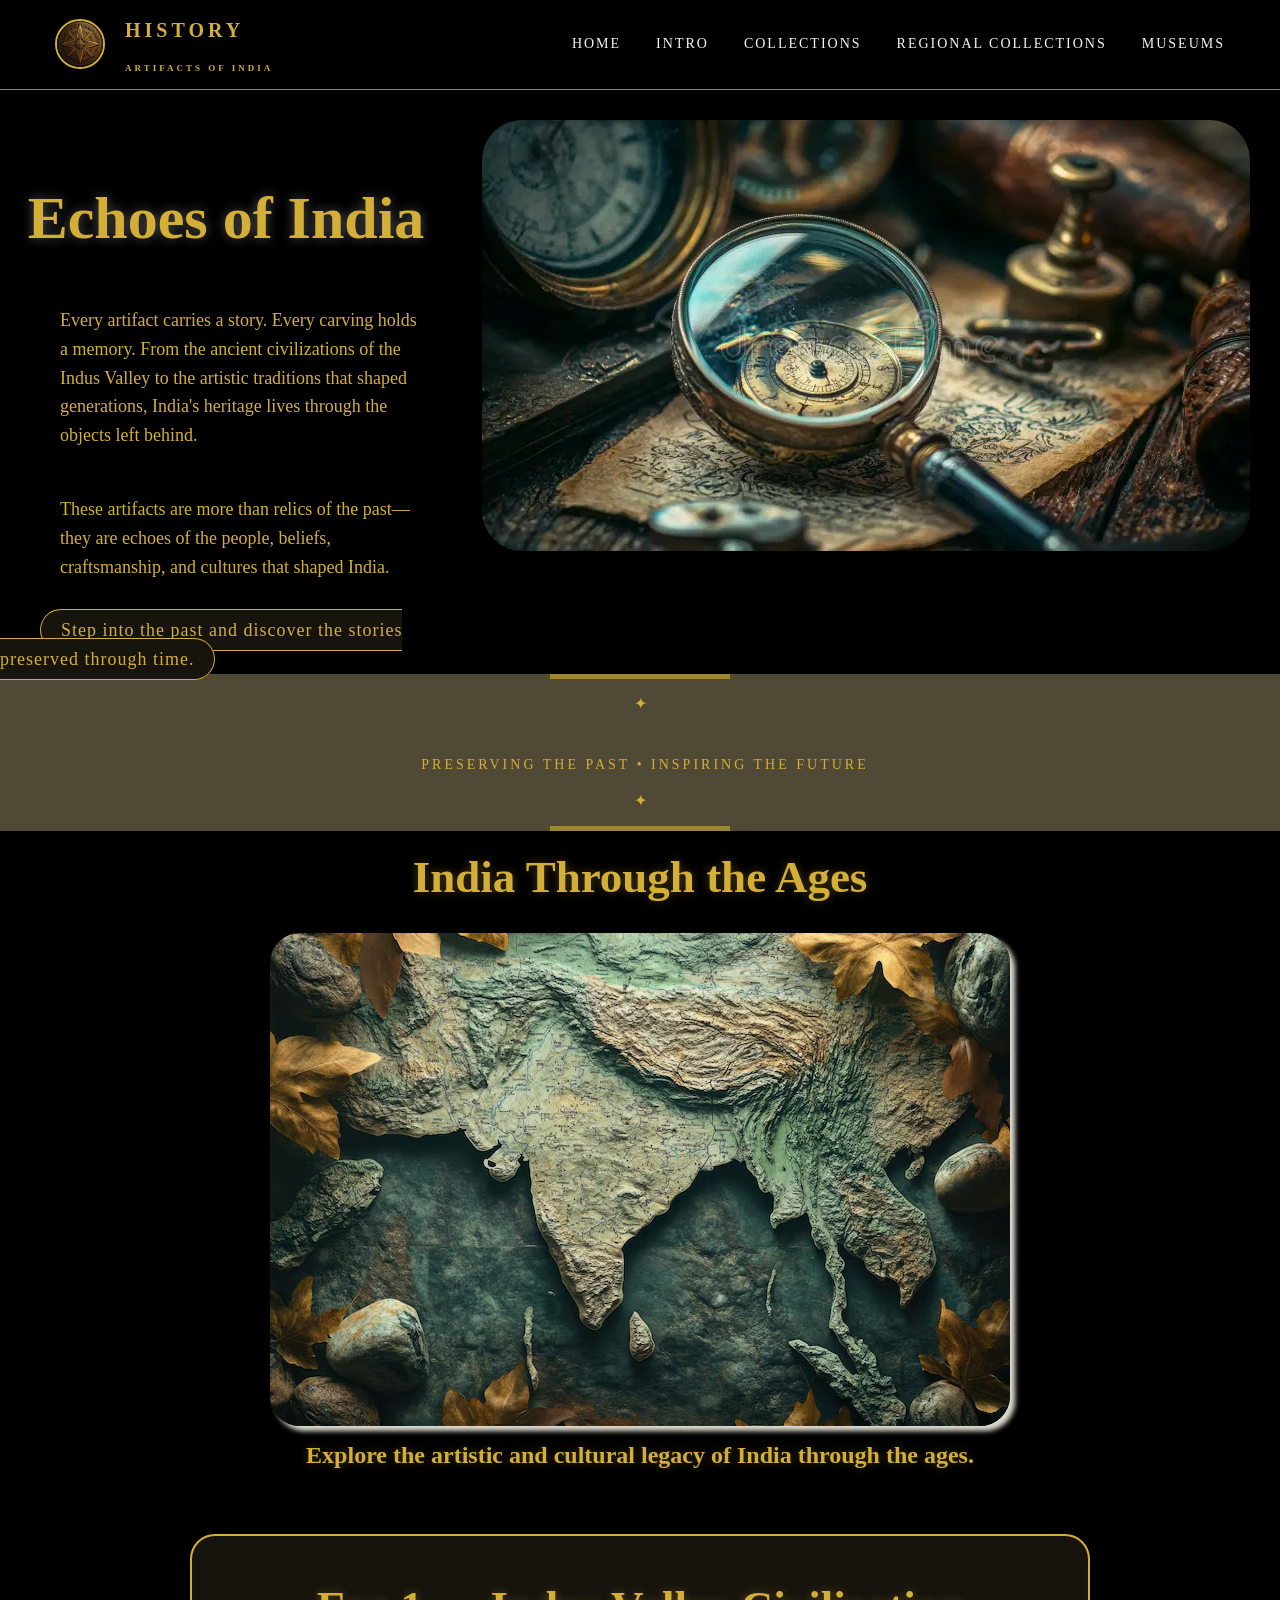
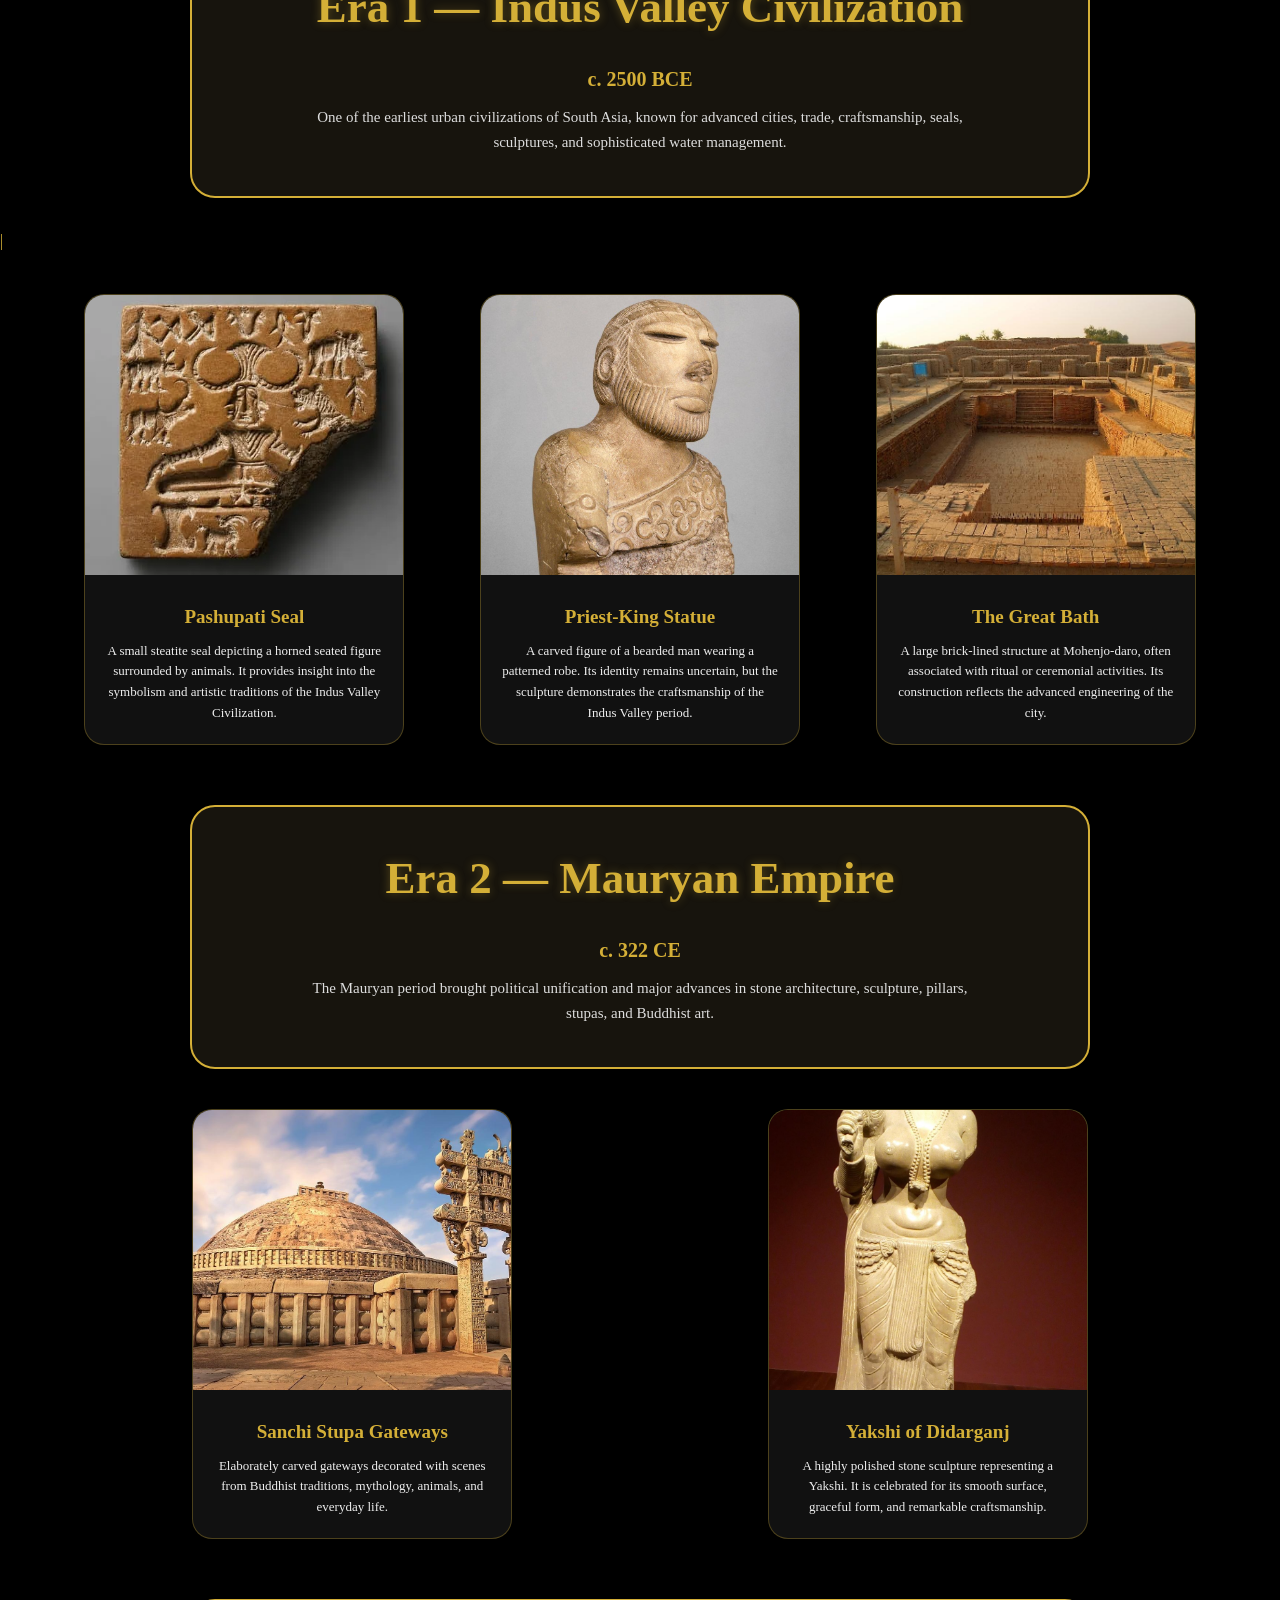
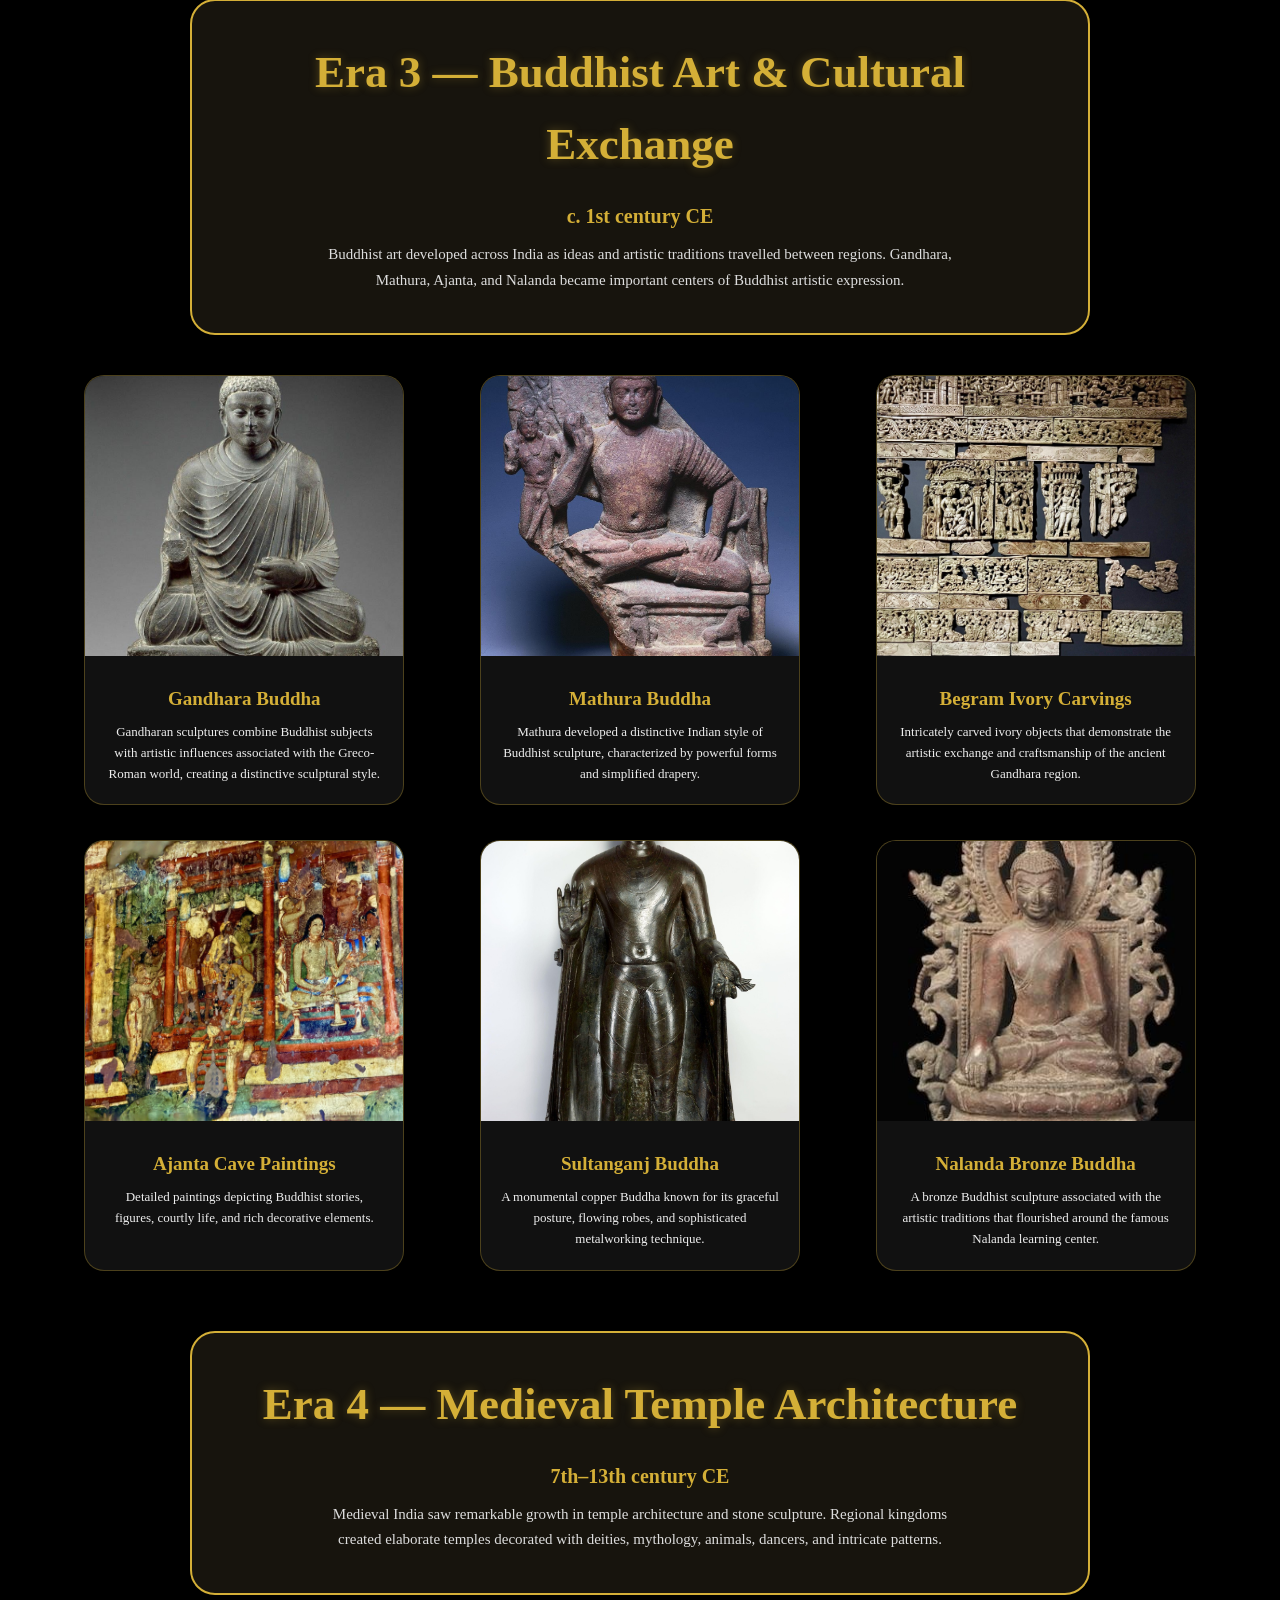
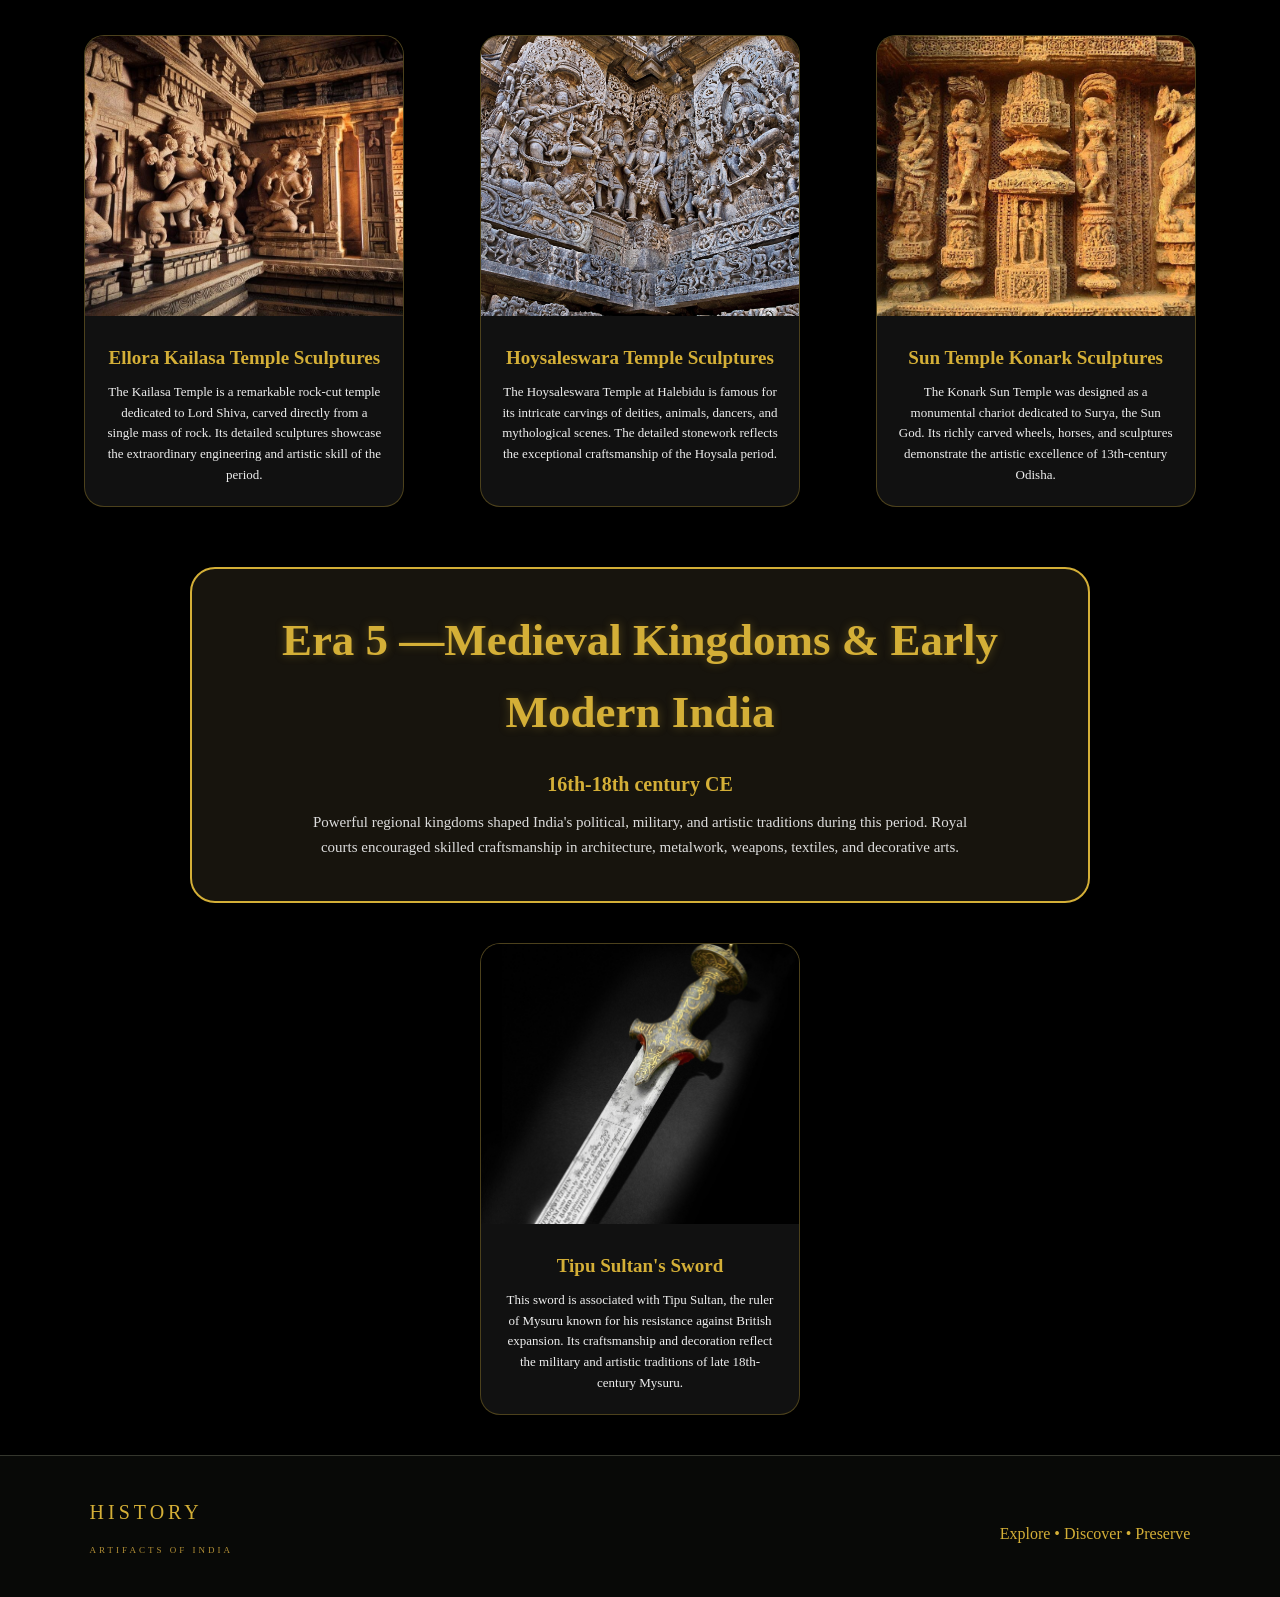
<file: regional.html>
<!DOCTYPE html>
<html lang="en">

<head>
    <meta charset="UTF-8">
    <meta name="viewport" content="width=device-width, initial-scale=1.0">
    <title>Regional Artifacts</title>
    <link rel="stylesheet" href="regional.css">
    <link rel="icon" type="image/jpeg" href="/assets/logo.jpg">
</head>

<body>
    <header class="navbar">

        <div class="logo">
            <div class="logo-symbol">
                <img src="/Regional_artifacts_images/logo.jpg.jpeg" alt="logo">
            </div>

            <div>
                <h2>HISTORY</h2>
                <p>ARTIFACTS OF INDIA</p>
            </div>
        </div>

        <nav>
            <a href="index.html" class="active">HOME</a>
            <a href="intro.html">INTRO</a>
            <a href="collections.html">COLLECTIONS</a>
            <a href="regional.html">REGIONAL COLLECTIONS</a>
            <a href="museum.html"> MUSEUMS</a>
        </nav>
    </header>
    <div class="content">
        <div class="details">
            <h1>Echoes of India</h1>

            <p>
                Every artifact carries a story. Every carving holds a memory.
                From the ancient civilizations of the Indus Valley to the artistic
                traditions that shaped generations, India's heritage lives through
                the objects left behind.
            </p>

            <p>
                These artifacts are more than relics of the past—they are echoes
                of the people, beliefs, craftsmanship, and cultures that shaped India.
            </p>

            <span>Step into the past and discover the stories preserved through time.</span>
        </div>
        <div class="detail_img">
            <img src="/Regional_artifacts_images/17.webp">
        </div>
    </div>
    <div class="heritage_divider">
        <span></span>
        <div class="symbol">✦</div>
        <p>Preserving the Past • Inspiring the Future</p>
        <div class="symbol">✦</div>
        <span></span>
    </div>
    <div class="card">
        <h1>
            India Through the Ages
        </h1>
        <div class="rimg">
            <img src="/Regional_artifacts_images/19.avif">
        </div>
        <div class="h">
            <h1>Explore the artistic and cultural
                legacy of India through the ages.</h1>
        </div>
        <div class="timeline-line"></div>
        <div class="era1">
            <h1>Era 1 — Indus Valley Civilization</h1>
            <h3>c. 2500 BCE</h3>
            <p class="era-info">
                One of the earliest urban civilizations of South Asia, known for
                advanced cities, trade, craftsmanship, seals, sculptures, and
                sophisticated water management.
            </p>
        </div>
        <div class="line2">|

            <div class="cards">

                <div class="artifact-card card1">
                    <img src="/Regional_artifacts_images/19.webp" alt="">
                    <div class="artifact-info">
                        <h2>Pashupati Seal</h2>
                        <p>
                            A small steatite seal depicting a horned seated figure
                            surrounded by animals. It provides insight into the
                            symbolism and artistic traditions of the Indus Valley
                            Civilization.
                        </p>
                    </div>

                </div>
                <div class="artifact-card card2"><img src="/Regional_artifacts_images/3.jpeg" alt="">
                    <div class="artifact-info">
                        <h2>Priest-King Statue</h2>
                        <p>
                            A carved figure of a bearded man wearing a patterned robe.
                            Its identity remains uncertain, but the sculpture
                            demonstrates the craftsmanship of the Indus Valley period.
                        </p>
                    </div>
                </div>
                <div class="artifact-card card3"><img src="/Regional_artifacts_images/15.jpeg" alt="">
                    <div class="artifact-info">
                        <h2>The Great Bath</h2>
                        <p>
                            A large brick-lined structure at Mohenjo-daro, often
                            associated with ritual or ceremonial activities. Its
                            construction reflects the advanced engineering of the city.
                        </p>
                    </div>
                </div>
            </div>
        </div>
        <div class="era2">
            <h1>Era 2 — Mauryan Empire</h1>
            <h3>c. 322 CE</h3>
            <p class="era-info">
                The Mauryan period brought political unification and major advances
                in stone architecture, sculpture, pillars, stupas, and Buddhist art.
            </p>
        </div>
        <div class="line3">
            <div class="cards2">
                <div class="artifact-card card4"><img src="Regional_artifacts_images/1.jpeg" alt="">
                    <div class="artifact-info">
                        <h2>Sanchi Stupa Gateways</h2>
                        <p>
                            Elaborately carved gateways decorated with scenes from
                            Buddhist traditions, mythology, animals, and everyday life.
                        </p>
                    </div>
                </div>
                <div class="artifact-card card15"><img src="Regional_artifacts_images/6.jpeg" alt="">
                    <div class="artifact-info">
                        <h2>Yakshi of Didarganj</h2>
                        <p>
                            A highly polished stone sculpture representing a Yakshi.
                            It is celebrated for its smooth surface, graceful form,
                            and remarkable craftsmanship.
                        </p>
                    </div>
                </div>
            </div>
        </div>
        <div class="era3">
            <h1>Era 3 — Buddhist Art & Cultural Exchange</h1>
            <h3>c. 1st century CE</h3>
            <p class="era-info">
                Buddhist art developed across India as ideas and artistic traditions
                travelled between regions. Gandhara, Mathura, Ajanta, and Nalanda
                became important centers of Buddhist artistic expression.
            </p>
        </div>
        <div class="cards3">
            <div class="artifact-card card5"> <img src="Regional_artifacts_images/7.jpeg" alt="">
                <div class="artifact-info">
                    <h2>Gandhara Buddha</h2>
                    <p>
                        Gandharan sculptures combine Buddhist subjects with
                        artistic influences associated with the Greco-Roman world,
                        creating a distinctive sculptural style.
                    </p>
                </div>
            </div>
            <div class="artifact-card card6"><img src="Regional_artifacts_images/8.jpeg" alt="">
                <div class="artifact-info">
                    <h2>Mathura Buddha</h2>
                    <p>
                        Mathura developed a distinctive Indian style of Buddhist
                        sculpture, characterized by powerful forms and simplified
                        drapery.
                    </p>
                </div>
            </div>
            <div class="artifact-card card7"> <img src="Regional_artifacts_images/4.jpeg" alt="">
                <div class="artifact-info">
                    <h2>Begram Ivory Carvings</h2>
                    <p>
                        Intricately carved ivory objects that demonstrate the
                        artistic exchange and craftsmanship of the ancient
                        Gandhara region.
                    </p>
                </div>
            </div>
            <div class="artifact-card card8"><img src="Regional_artifacts_images/9.jpeg" alt="">
                <div class="artifact-info">
                    <h2>Ajanta Cave Paintings</h2>
                    <p>
                        Detailed paintings depicting Buddhist stories, figures,
                        courtly life, and rich decorative elements.
                    </p>
                </div>
            </div>
            <div class="artifact-card card9"><img src="Regional_artifacts_images/5.jpeg" alt="">
                <div class="artifact-info">
                    <h2>Sultanganj Buddha</h2>
                    <p>
                        A monumental copper Buddha known for its graceful posture,
                        flowing robes, and sophisticated metalworking technique.
                    </p>
                </div>
            </div>
            <div class="artifact-card card10"><img src="Regional_artifacts_images/13.jpeg" alt="">
                <div class="artifact-info">
                    <h2>Nalanda Bronze Buddha</h2>
                    <p>
                        A bronze Buddhist sculpture associated with the artistic
                        traditions that flourished around the famous Nalanda
                        learning center.
                    </p>
                </div>
            </div>
        </div>
        <div class="era4">
            <h1>Era 4 — Medieval Temple Architecture</h1>
            <h3>7th–13th century CE</h3>
            <p class="era-info">Medieval India saw remarkable growth in temple architecture and stone sculpture.
                Regional kingdoms created elaborate temples decorated with deities, mythology, animals, dancers, and
                intricate patterns.</p>
        </div>
        <div class="cards4">
            <div class="artifact-card card11"><img src="Regional_artifacts_images/10.jpeg" alt="">
                <div class="artifact-info">
                    <h2>Ellora Kailasa Temple Sculptures</h2>
                    <p>
                        The Kailasa Temple is a remarkable rock-cut temple dedicated to Lord Shiva, carved directly from
                        a single mass of rock. Its detailed sculptures showcase the extraordinary engineering and
                        artistic skill of the period.
                    </p>
                </div>
            </div>
            <div class="artifact-card card12"><img src="Regional_artifacts_images/11.jpeg" alt="">
                <div class="artifact-info">
                    <h2>Hoysaleswara Temple Sculptures</h2>
                    <p>
                        The Hoysaleswara Temple at Halebidu is famous for its intricate carvings of deities, animals,
                        dancers, and mythological scenes. The detailed stonework reflects the exceptional craftsmanship
                        of the Hoysala period.
                    </p>
                </div>
            </div>
            <div class="artifact-card card13"><img src="Regional_artifacts_images/12.jpeg" alt="">
                <div class="artifact-info">
                    <h2>Sun Temple Konark Sculptures</h2>
                    <p>
                        The Konark Sun Temple was designed as a monumental chariot dedicated to Surya, the Sun God. Its
                        richly carved wheels, horses, and sculptures demonstrate the artistic excellence of 13th-century
                        Odisha.
                    </p>
                </div>
            </div>
        </div>
        <div class="era5">
            <h1>Era 5 —Medieval Kingdoms & Early Modern India</h1>
            <h3>16th-18th century CE</h3>
            <p class="era-info">Powerful regional kingdoms shaped India's political, military, and artistic traditions
                during this period. Royal courts encouraged skilled craftsmanship in architecture, metalwork, weapons,
                textiles, and decorative arts.</p>
        </div>
        <div class="cards5">

            <div class="artifact-card card14"><img src="Regional_artifacts_images/14.jpeg" alt="">
                <div class="artifact-info">
                    <h2>Tipu Sultan's Sword</h2>
                    <p>
                        This sword is associated with Tipu Sultan, the ruler of Mysuru known for his resistance against
                        British expansion. Its craftsmanship and decoration reflect the military and artistic traditions
                        of late 18th-century Mysuru.
                    </p>
                </div>
            </div>
        </div>
    </div>

    <footer>

        <div class="footer-logo">

            <h2>
                HISTORY
            </h2>

            <p>
                ARTIFACTS OF INDIA
            </p>

        </div>

        <div>
            <p>Explore • Discover • Preserve</p>
        </div>

    </footer>
</body>

</html>
</file>
<file: collections.css>
* {
    margin: 0;
    padding: 0;
    box-sizing: border-box;
    /* background-color: #000; */
}
html{
    scroll-behavior: smooth;
}

body{
    background-color: #000;
    color:#d4af37;
    font-family:Georgia, 'Times New Roman', Times, serif;
    line-height: 1.6;
}

/* Nav Bar */
.navbar {
    width: 100%;
    height:90px;
    display: flex;
    align-items: center;
    justify-content: space-between;
    position: sticky;
    top: 0;
    z-index: 1000;
    background: rgba(0, 0, 0, 0.92);
    backdrop-filter: blur(12px);
    border-bottom: 1px solid #a98225;
    padding: 0 55px;
}


.logo {
    color: #d4af37;
    font-family: Georgia, serif;
    font-size: 26px;
    font-weight: 700;
    letter-spacing: 1px;
    display: flex;
    align-items: center;
    gap:20px;
}
.logo-symbol img {
    display:flex;
    align-items:center;
    height: 50px;
    width: auto;
    border-radius: 50%;
    border: 2px solid #d4af37;
}
.logo h2{
    color: #d4af37;
    font-size:20px;
    letter-spacing:4px;   
}
.logo p{
    color:#d4af37;
    font-size:9px;
    letter-spacing:3px
}

nav {
    display: flex;
    align-items: center;
    gap: 35px;
}

nav a {
    position: relative;
    color: #f5f5f5;
    text-decoration: none;
    font-size: 14px;
    letter-spacing: 2px;
    transition: color 0.3s ease;
}

nav a:hover {
    color: #d4af37;
}

nav a::after {
    content: "";
    position: absolute;
    left: 0;
    bottom: -8px;
    width: 0;
    height: 2px;
    background: #d4af37;
    transition: width 0.3s ease;
}

nav a:hover::after {
    width: 100%;
}

/* Hero-section */

.hero{
    /* min-height:650px; */
    padding:70px;
    display: flex;
    justify-content:space-between;
    align-items:center;
    overflow:hidden;
    gap:20px
    
}
.hero-text{
    width:45%;
    margin-top: 100px;
    animation:heading 3s ease forwards;
}
@keyframes heading{
    from{
        opacity:0;
        transform:translateY(30px);
    }
    to{
        opacity:1;
        transform: translateY(0);
    }
}

#small-heading{
    color:#eee8cd;
    font-size: 12px;
    letter-spacing: 4px;
    margin-bottom: 20px;
}
.hero-text h1{
    font-size: 70px;
    color: #d4af37;
    font-family: Georgia, serif;
    letter-spacing: 1px;
    line-height: 0.95;
}
.hero-text h3{
    font-size: 18px;
    color:#e7e2d0;
    letter-spacing: 1.5px;
    margin-top: 20px;
    font-weight:lighter;
}
.hero-text p{
    font-size: 15px;
    color: #f5f5f5;
    font-family: Arial, sans-serif;
    /* font-weight: 400; */
    letter-spacing: 1.5px;
    margin-top: 20px;
}
.line{
    width: 385px;
    height: 2px;
    background-color: #d4af37;
    margin-top: 15px ;
}

.hero-image{
    display:flex;
    justify-content:center;
    align-items:center;
    padding-left:50px;
    margin-top:100px;
    gap:20px;
    animation:float 3s ease forwards;
}
@keyframes float{
   from{
    opacity: 0;
    transform: translateY(-20px);
    box-shadow: 0 0 8px rgba(201, 150, 79, 0.2);
   }
   to{
    opacity: 1;
    transform: translateY(0);
    box-shadow: 0 0 20px rgba(201,150,79,0);
   }
}

.image-frame{
    border: 1px solid #d4af37;
    /* border-top-left-radius: 80px;
    border-top-right-radius: 80px; */
    overflow: hidden;
    box-shadow: 0 4px 8px rgba(216, 191, 129, 0.2);
    transition: transform 0.3s ease, box-shadow 0.3s ease;
    padding:10px;
     border-radius: 160px 160px 0 0;
   
}
.image-frame img{
    width: 100%;
    max-width: 600px;
    height: auto;
    object-fit: cover;
    border-radius: 160px 160px 0 0;
    
}

.intro{
    display:flex;
    align-items:center;
    justify-content:space-between;
    gap:80px;
    margin:auto;
    max-width: 1200px;
    padding:100px 40px;
    padding-left: 100px;
}

.intro-image{
    width:75%;
    height:430px;
    border:1px solid olive;
    padding:10px;
}

.intro-image img{
    width:100%;
    height:100%;
    object-fit: cover;
}

.intro-content{
    width:75%;
}

.section-label{
    color:#a19976;
    font-size: 12px;
    letter-spacing: 4px;
    margin-bottom: 20px;
}

.intro h2{
    color:#c0b48d;
    font-size:43px;
    line-height:1.2;
    margin-bottom:25px
}
.line1{
    width: 500px;
    height: 2px;
    background-color: #d4af37;
    margin-top: 15px ;
    margin-bottom:25px
}
.intro p{
    color:#9a906a;
    font-size: 15px;
    letter-spacing: 1.5px;
    line-height:1.6;
}
.text-link{
    height:50px;
    width: 260px;
    padding-top:12px;
    border: 1px solid #8f8255;
    display:inline-block;
    margin-top:20px;
    color:#8f8255;
    font-size: 12px;
    letter-spacing: 2px;
    text-decoration: none;
    text-align: center;
}
.text-link:hover{
    color:#d4af37;
    border: 1px solid #d4af37;
}

/* Collections */

.collections{
    padding: 80px 5%;
    background-color: #10110e;
    border-top: 1px solid #292b23;
    border-bottom: 1px solid #292b23;
}

.section-heading{
    max-width: 1200px;
    margin:45px auto;
    display:flex;
    align-items:end;
    justify-content:space-between;
}

.section-heading h2{
    color:#c0b48d;
    font-size:38px;
    line-height:1.2;
    margin-bottom:25px;
}

.artifact-grid{
    display:grid;
    grid-template-columns: repeat(5,1fr);
    gap: 18px;
    max-width: 1250px;
    margin:auto;
}

.artifact-card{
    display:flex;
    flex-direction:column;
    background-color: black;
    border: 1px solid #d4af37;
    padding: 10px;
    position:relative;
    transition: transform 0.3s ease, box-shadow 0.3s ease;
}

.artifact-card:hover{
    transform: translateY(-8px);
    box-shadow: 0 4px 8px rgba(216, 191, 129, 0.2);
}

.artifact-number{
    position:absolute;
    z-index: 2;
    top: -18px;
    left:50%;
    transform: translateX(-50%);
    width:42px;
    height:42px;
    border:1px solid #d4af37;
    border-radius:50%;
    background-color: #10110e;
    display:flex;
    align-items:center;
    justify-content:center;
    color:#d4af37;
    font-size: 14px;
    letter-spacing: 2px;
    transition:0.4s ease;
}
.artifact-card:hover .artifact-number {
    background: #c9964f;
    color: #111;
}

.artifact-image{
    padding-top:20px;
    height: 280px;
    overflow:hidden;
}

.artifact-image img{
    width:100%;
    height:100%;
    object-fit: cover;
    transition: transform 0.3s ease;
}
.artifact-card:hover img{
    transform: scale(1.05);
}
.artifact-info {
    padding: 25px 18px 22px;
}
.category {
    color: olive;
    font-size: 9px;
    letter-spacing: 3px;
    margin-bottom: 8px;
}

.artifact-info h3{
    color:#c0b48d;
    font-size: 16px;
    letter-spacing: 1px;
    margin-bottom: 30px;
}

.artifact-info a{
    display:inline-block;
    text-decoration: none;
    color: #d4af37;
    font-size: 12px;
    letter-spacing: 2px;
}
.artifact-link{
   position: absolute;
   bottom: 20px;
   border:1px solid olive;
   padding: 5px 10px;
}

.modal{
    position:fixed;
    inset:0;
    z-index: 9999;
    opacity:0;
    visibility: hidden;
    transition: 0.4s ease;
}
.modal:target{
    opacity:1;
    visibility: visible;
}


.modal-background{
    position:absolute;
    inset:0;
    background: rgba(0, 0, 0, 0.85);
}

.modal-card{
    padding:20px;
    width:500px;
    /* height:400px; */
    position:absolute;
    top:50%;
    left:50%;
    opacity:0;
    background: #0b0c0c;
    border:1px solid gold;
    box-shadow: 0 0 50px rgba(197,139,58,0.2);
    animation: modalcard 0.5s ease;
}
@keyframes modalcard{
    to{
        transform:translate(-50%, -45%) scale(0.85)
    }
}

.modal:target .modal-card{
     transform:
        translate(-50%, -50%)
        scale(1);
    opacity: 1;
}
.close-modal{
    position:absolute;
    top:10px;
    right:18px;
    z-index: 10;
    font-size:35px;
}

.modal-info{
    padding:60px 50px;
    text-align: left;
}

.modal-number{
    color:gold;
    font-size: 10px;
    letter-spacing: 3px;
}

.modal-info h2{
    margin-top: 18px;
    color: rgb(126, 116, 60);
    font-size: 36px;
    line-height: 1.3;
}

.modal-info h4{
    margin:10px 30px;
    color:rgb(126, 116, 60);
    font-size: 12px;
}




    /* QUOTE */

.quote-section{
    max-width: 1200px;
    margin: 70px auto;
    min-height: 270px;
    border: 2px solid #d4af37;
    background-color: #11130f;
    border-top: 1px solid #292b23;
    border-bottom: 1px solid #292b23;
    display: flex;
    align-items: center;
    padding: 30px;
    gap:30px
}

.quote-image{
    width: 38%;
    height: 270px;
    border: 1px solid olivedrab;
    padding:10px;
    overflow: hidden;
    animation: map 2s ease;
}
@keyframes map{
    from{
        opacity:0;
        transform: translateX(-40px)
    }

to{
    opacity:1;
    transform: translateX(0);
}
}

.quote-image img{
    width:100%;
    height:100%;
    object-fit: cover;
}

.quote {
    width: 62%;
    padding: 50px;
    position: relative;
    animation:quote 2s ease;
}
@keyframes quote{
    from{
        opacity:0;
        transform: translateX(40px);
    }
    to{
        opacity:1;
        transform: translateX(0);
    }
}
.quote p{
    font-size: 28px;
    color:rgb(182, 182, 120);
    font-style:italic;
    line-height:1.5
}

.quote-mark{
    font-size: 50px;
    color:rgb(194, 177, 79);
}


/* TIMELINE */

.timeline{
    padding:80px 5%;
    
}

.center{
    display: block;
    text-align: center;
}

.center h2{
    margin-top:8px
}

.timeline-container {
    display: flex;
    max-width: 1200px;
    margin: 70px auto ;
    align-items: flex-start;
    justify-content: center;
}

.timeline-item {
    text-align: center;
    width: 180px;
   
}

.timeline-item h3{
    margin-top: 20px;
    color:rgb(147, 147, 14);
    font-size: 16px;
    font-weight: normal;
}
.timeline-item p {
    color: var(--text);
    font-size: 12px;
    margin-top: 8px;
}

.timeline-icon{
    width:70px;
    height:70px;
    border:1px solid goldenrod;
    border-radius: 50%;
    margin:auto;
    display:flex;
    align-items:center;
    justify-content: center;
    color:goldenrod;
    font-size: 22px;
    background-color: #10110e;
}
.timeline-line{
    width:70px;
    height:1px;
    background-color: goldenrod;
    margin-top:35px;
    animation:timeline 2s linear forwards;
}
@keyframes timeline{
    0%{
        width:0;
    }
    50%{
        width:35px
    }
    100%{
        width:70px
    }
}

/* REGIONS */
.regions{
    max-width: 1200px;
    margin: 20px auto 100px;
    border: 1px solid #45473a;
    min-height: 300px;
    display: flex;
    align-items: center;
    background-color: #11130f;
    gap: 50px;
    justify-content: space-between;
}

.region-map {

    width: 42%;
    height: 300px;
    display: flex;
    align-items: center;
    justify-content: center;
    background:
        radial-gradient(
            circle,
            rgba(180,154,99,0.1),
            transparent 60%
        );

}
.map-symbol{
    padding-left:100px;
    height:250px;
    width:400px;
    overflow:hidden;
    display:flex;
    justify-content: center;
    align-items: center;
}

.map-symbol img{
    height:100%;
    width:100%;
    object-fit: cover;
}

.region-content{
    width:58%;
    padding:50px
}

.region-content h2{
    color:rgb(108, 89, 42);
    font-size:38px;
    font-weight: normal;
    line-height:1.2;
    margin-bottom: 20px;
}

.primary-btn{
    margin-top:20px;
    height:50px;
    width: 200px;
    border:1px solid rgb(87, 87, 28);
    background-color: #000;
    color:#d4af37;
    cursor: pointer;

}
.primary-btn:hover{
    transform: scale(0.9);
}

/* FOOTER */

footer{
    border-top: 1px solid #34362d;
    padding: 40px 7%;
    display: flex;
    justify-content: space-between;
    align-items: center;
    background-color: #080907;
}

.footer-logo h2{
    font-size:20px;
    letter-spacing: 4px;
    font-weight: normal;
}

.footer-logo p{
    color:rgb(79, 64, 26);
    font-size:9px;
    letter-spacing: 3px;
}

/* 
TABLET */
@media(max-width:768px){
    .navbar{
        height:auto;
        padding:20px 25px
    }
    nav{
        gap:15px
    }
    nav a{
        font-size: 10px;
        letter-spacing: 1px;
    }
    .logo{
        gap:10px;
    }
    .logo h2{
        font-size:16px
    }
    .logo p{
        font-size:7px
    }
    .logo-symbol img{
        height:40px
    }
    
    /* hero */
    .hero{
        flex-direction: column;
        padding:60px 40px;
        text-align: center;
    }
    .hero-text{
        width:100%;
        margin-top:20px;
    }
    .hero-text h1{
        font-size: 60px;
    }
    .hero-text p {
        font-size: 14px;
    }
    .line{
        width:100%
    }
    .hero-image {
        width: 100%;
        padding-left: 0;
        margin-top: 30px;
        justify-content: center;
    }

    .image-frame {
        width: 28%;
    }

    /* INTRO */
    .intro{
        flex-direction: column;
        gap:40px;
    }
    .intro-image, .intro-content{
        width:100%;
        text-align: center;
    }
    .intro-image{
        height:400px;
    }
    .line1{
        width:100%
    }

    /* COLLECTIONS */
    .artifact-grid {
        grid-template-columns: repeat(5, 1fr);
        gap: 10px;
    }

    .artifact-card {
        min-height: 430px;
    }

    .artifact-image {
        height: 260px;
    }
    .artifact-link{
        padding: 5px;
        margin-right:20px;
        
    }
    .artifact-link a{
        font-size:7px
    }

   /* MODAL */
   .modal-card{
        width:90%;
        padding:15px
   }
   .modal-info{
    font-size: 13px;
   }
}

@media(max-width:480px){
    .navbar{
        padding:15px 20px;
        flex-direction: column;
    }
    nav a{
        padding-top:8px;
        font-size:10px ;
    }

    .logo h2 {
        font-size: 15px;
        letter-spacing: 2px;

    }
    .logo p {
        font-size: 6px;
        letter-spacing: 2px;
    }

    /* HERO */
    .hero{
        padding:50px 20px
    }

    #small-heading{
        font-size: 9px;
        letter-spacing: 2px;
    }
     .hero-text h3 {
        font-size: 15px;
    }

    .hero-text p {
        font-size: 13px;
        line-height: 1.8;
    }

    .hero-image {
        gap: 8px;
        align-items: flex-end;
    }

    .image-frame {
        width: 30%;
        padding: 5px;
        border-radius: 100px 100px 0 0;
    }

    .image-frame img {
        border-radius: 100px 100px 0 0;
    }

    /* INTRO */
     .intro {
        padding: 60px 20px;
    }

    .intro-image {
        height: 300px;
    }

    .section-label {
        font-size: 10px;
    }

    .intro h2 {
        font-size: 30px;
    }

    .intro p {
        font-size: 13px;
        letter-spacing: 1px;
    }

    .text-link {
        width: 100%;
    }

    /* COLLECTIONS */
    .collections{
        padding:60px 20px
    }
    .artifact-grid{
        grid-template-columns: 1fr;
        gap:40px
    }
    .artifact-card{
        width:100%;
        min-height: 430px;
    }
    .artifact-image {
        height: 300px;
    }

    .artifact-info {
        text-align: center;
    }

    /* MODAL */
    .modal-card{
        width:72%;
        max-height: 90vh;
        padding:10px
    }
    
     /* QUOTE */

    .quote-section {
        flex-direction: column;
        margin: 40px 15px;
        padding: 20px;
    }

    .quote-image {
        height: 200px;
    }

    .quote {
        padding: 15px;
        width:100%
    }

    .quote p {
        font-size: 17px;
    }
    /* TIMELINE */

    .timeline {
        padding: 60px 20px;
    }

    .timeline-container {
        flex-direction: column;
        align-items: center;
        margin: 50px auto;
    }

    .timeline-item {
        width: 100%;
    }

    .timeline-line {
        height:50px;
        width:1px;
        margin-bottom:20px;
        display:flex;
        align-items: center;
    }

    .timeline-icon {
        width: 60px;
        height: 60px;
        font-size: 12px;
    }

      /* REGIONS */

    .regions {
        margin: 20px 15px 60px;
        gap:10px
    }

    .region-map {
        height: 100px;
    }

    .map-symbol {
        padding:0 0 0 20px;
        width: 280px;
        height: 100px;
        
    }

    .region-content {
        padding: 25px 20px;
    }
    .region-content p{
        font-size: 10px;
    }

    .region-content h2 {
        font-size: 20px;
    }

    .primary-btn {
        width:100px;
        height:25px;
        font-size: 7px;
        padding: 0;
    }



    /* FOOTER */

    footer {
        flex-direction: column;
        text-align: center;
        gap: 20px;
        padding: 30px 20px;
    }


}
</file>
<file: museum.css>
:root {
    --black: #090a0d;
    --black-light: #111318;
    --panel: #15171c;
    --cream: #f3eee5;
    --muted: #aaa39a;
    --gold: #c9953d;
    --gold-light: #e1b35e;
    --gold-dark: #76521e;
    --border: rgba(201, 149, 61, .30);
    --white-border: rgba(255, 255, 255, .10);
    --ease: cubic-bezier(.22, 1, .36, 1);
}

* {
    margin: 0;
    padding: 0;
    box-sizing: border-box;
}

html {
    scroll-behavior: smooth;
}


body {
    font-family: Georgia, 'Times New Roman', Times, serif;
    background: var(--black);
    color: var(--cream);
    overflow-x: hidden;
}

img {
    display: block;
    max-width: 100%;
}

a {
    color: inherit;
    text-decoration: none;
}

/* Nav Bar */
.navbar {
    width: 100%;
    height: 90px;
    display: flex;
    align-items: center;
    justify-content: space-between;
    position: sticky;
    top: 0;
    z-index: 1000;
    background: rgba(0, 0, 0, 0.92);
    backdrop-filter: blur(12px);
    border-bottom: 1px solid #a98225;
    padding: 0 55px;
}


.logo {
    color: #d4af37;
    font-family: Georgia, serif;
    font-size: 26px;
    font-weight: 700;
    letter-spacing: 1px;
    display: flex;
    align-items: center;
    gap: 20px;
}

.logo-symbol img {
    display: flex;
    align-items: center;
    height: 50px;
    width: auto;
    border-radius: 50%;
    border: 2px solid #d4af37;
}

.logo h2 {
    color: #d4af37;
    font-size: 20px;
    letter-spacing: 4px;
}

.logo p {
    color: #d4af37;
    font-size: 9px;
    letter-spacing: 3px
}

nav {
    display: flex;
    align-items: center;
    gap: 35px;
}

nav a {
    position: relative;
    color: #f5f5f5;
    text-decoration: none;
    font-size: 14px;
    letter-spacing: 2px;
    transition: color 0.3s ease;
}

nav a:hover {
    color: #d4af37;
}

nav a::after {
    content: "";
    position: absolute;
    left: 0;
    bottom: -8px;
    width: 0;
    height: 2px;
    background: #d4af37;
    transition: width 0.3s ease;
}

nav a:hover::after {
    width: 100%;
}


/* MENU */

.menu-circle {
    width: 35px;
    height: 35px;
    display: flex;
    flex-direction: column;
    justify-content: center;
    align-items: center;
    gap: 4px;
    border: 1px solid var(--gold);
    border-radius: 50%;
    transition: .4s ease;
}

.menu-circle:hover {
    background: var(--gold);
}

.menu-circle span {
    width: 13px;
    height: 1px;
    background: var(--cream);
}

.hero {
    position: relative;
    min-height: 100vh;
    display: flex;
    align-items: center;
    overflow: hidden;
}


/* HERO IMAGE */

.hero-image {
    position: absolute;
    inset: 0;
    background: url("musem_images/hero.png") center center / cover no-repeat;
    transform: scale(1.04);
    animation: heroZoom 14s ease-out forwards;
}

.hero-dark {
    position: absolute;
    inset: 0;
    background:
        linear-gradient(90deg,
            rgba(5, 5, 6, .94) 0%,
            rgba(5, 5, 6, .75) 38%,
            rgba(5, 5, 6, .25) 100%),
        linear-gradient(0deg,
            rgba(5, 5, 6, .85),
            transparent 45%,
            rgba(0, 0, 0, .35));
}

.hero-pattern {
    position: absolute;
    inset: 0;
    opacity: .12;
    background-image:
        linear-gradient(rgba(201, 149, 61, .35) 1px,
            transparent 1px),
        linear-gradient(90deg,
            rgba(201, 149, 61, .35) 1px,
            transparent 1px);
    background-size: 100px 100px;
    mask-image: linear-gradient(to bottom,
            transparent,
            black 35%,
            transparent);
}


/* HERO CONTENT */

.hero-content {
    position: relative;
    z-index: 5;
    width: 600px;
    margin-left: 4.8vw;
    padding-top: 70px;
    animation: heroEnter 1.2s var(--ease) forwards;
}


.eyebrow {

    color:
        var(--gold-light);

    font-size:
        .66rem;

    letter-spacing:
        .18em;

    margin-bottom:
        1.5rem;

}


.eyebrow span {

    margin:
        0 7px;

}


.hero h1 {

    font-family:
        var(--serif);

    font-size:
        clamp(6rem,
            9vw,
            9rem);

    line-height:
        .72;

    font-weight:
        500;

    letter-spacing:
        -.045em;

}


.gold-divider {

    width:
        260px;

    display:
        flex;

    align-items:
        center;

    justify-content:
        center;

    gap:
        7px;

    margin:
        2rem 0;

}


.gold-divider span {

    flex:
        1;

    height:
        1px;

    background:
        var(--gold);

}


.gold-divider i {

    color:
        var(--gold);

    font-size:
        .9rem;

    font-style:
        normal;

}


.hero-text {

    max-width:
        430px;

    color:
        rgba(255, 255, 255, .82);

    font-size:
        .78rem;

    line-height:
        1.9;

}


.hero-button {

    display:
        inline-flex;

    align-items:
        center;

    gap:
        2rem;

    margin-top:
        1.8rem;

    padding:
        1rem 1.3rem;

    min-width:
        200px;

    justify-content:
        center;

    border-radius:
        18px;

    background:
        linear-gradient(135deg,
            #c99640,
            #a97426);

    color:
        white;

    font-size:
        .62rem;

    letter-spacing:
        .12em;

    transition:
        transform .4s var(--ease),

        box-shadow .4s ease;

}


.hero-button b {

    font-size:
        1.2rem;

    font-weight:
        300;

    transition:
        transform .4s ease;

}


.hero-button:hover {

    transform:
        translateY(-5px);

    box-shadow:
        0 18px 40px rgba(201, 149, 61, .25);

}


.hero-button:hover b {

    transform:
        translateX(7px);

}


.hero-index {

    position:
        absolute;

    right:
        4vw;

    top:
        50%;

    transform:
        translateY(-50%);

    z-index:
        10;

    display:
        flex;

    flex-direction:
        column;

    gap:
        1.5rem;

}


.hero-index-item {

    position:
        relative;

    min-width:
        40px;

    color:
        rgba(255, 255, 255, .75);



    font-size:
        .8rem;

    text-align:
        center;

}


.hero-index-item.active {

    color:
        var(--gold-light);

}


.hero-index-item.active i {

    position:
        absolute;

    right:
        0;

    top:
        50%;

    width:
        12px;

    height:
        12px;

    border-radius:
        50%;

    background:
        var(--gold);

    transform:
        translateY(-50%);

    box-shadow:
        0 0 0 7px rgba(201, 149, 61, .12);

}

.mouse-icon {

    width:
        18px;

    height:
        30px;

    border:
        1px solid white;

    border-radius:
        10px;

    display:
        flex;

    justify-content:
        center;

    padding-top:
        5px;

}


.mouse-icon span {

    width:
        2px;

    height:
        6px;

    border-radius:
        3px;

    background:
        var(--gold-light);

    animation:
        mouseScroll 1.8s ease-in-out infinite;

}

.intro-section {

    position:
        relative;

    min-height:
        240px;

    display:
        grid;

    grid-template-columns:
        1.1fr 1fr 1fr 1fr;

    align-items:
        center;

    gap:
        3vw;

    padding:
        2.5rem 4.8vw;

    background:
        #111318;

    border-bottom:
        1px solid rgba(255, 255, 255, .05);

    overflow:
        hidden;

}


.intro-section::before {

    content:
        "01";

    position:
        absolute;

    left:
        -1vw;

    bottom:
        -5vw;


    font-size:
        16vw;

    color:
        rgba(255, 255, 255, .025);

}


/* NUMBER */

.intro-number {

    position:
        relative;

    z-index:
        2;

}


.intro-number strong {

    display:
        block;

    color:
        var(--gold);



    font-size:
        3rem;

    font-weight:
        500;

}


.intro-number span {

    color:
        var(--muted);

    font-size:
        .48rem;

    letter-spacing:
        .14em;

}


/* TITLE */

.intro-title {

    position:
        relative;

    z-index:
        2;

}


.intro-title h2 {



    font-size:
        3.3rem;

    font-weight:
        500;

    line-height:
        .78;

}


.intro-title em {

    display:
        block;

    color:
        var(--gold);

    font-style:
        normal;

}


/* INTRO TEXT */

.intro-text {

    position:
        relative;

    min-height:
        115px;

    padding-left:
        1.5rem;

    border-left:
        1px solid var(--gold);

}


.intro-text.second {

    border-left:
        1px solid var(--gold);

}


.intro-icon {

    margin-bottom:
        .8rem;

    color:
        var(--gold);

    font-size:
        1.3rem;

}


.intro-text p {

    max-width:
        230px;

    color:
        #b7b1a9;

    font-size:
        .63rem;

    line-height:
        1.7;

}


.museum-showcase {

    position: relative;

    min-height: 680px;

    padding: 4rem 4vw;

    background:
        #0d0f13;

    overflow: hidden;

}



.museum-showcase>input {

    position: absolute;

    opacity: 0;

    pointer-events: none;

}


.museum-slide {

    display: none;

    position: relative;

    width: 100%;

    min-height: 600px;

    grid-template-columns:
        65px minmax(380px, 1fr) minmax(400px, 1fr);

    gap: 3.5vw;

    align-items: center;

    animation:
        museumFade .7s ease both;

}

/* radio button */
#museum01:checked~.museum-slide-01,
#museum02:checked~.museum-slide-02,
#museum03:checked~.museum-slide-03,
#museum04:checked~.museum-slide-04,
#museum05:checked~.museum-slide-05 {

    display: grid;

}


.museum-side-nav {

    display: flex;

    flex-direction: column;

    align-items: center;

    justify-content: center;

    gap: 1.2rem;

}


.museum-side-nav label {

    width: 45px;

    display: flex;

    flex-direction: column;

    align-items: center;

    gap: 8px;

    color:
        #77736d;



    font-size:
        1rem;

    cursor: pointer;

    transition:
        color .35s ease,
        transform .35s ease;

}


.museum-side-nav label:hover {

    color:
        var(--gold-light);

    transform:
        translateX(4px);

}


.museum-side-nav label span {

    width: 35px;

    height: 1px;

    background:
        #383a3e;

    transition:
        width .4s ease,
        background .4s ease;

}


.museum-side-nav label.current {

    color:
        var(--gold);

    font-size:
        1.3rem;

}


.museum-side-nav label.current span {

    width: 45px;

    height: 2px;

    background:
        var(--gold);

}


.main-museum-image {

    position: relative;

    height: 510px;

    border:
        1px solid var(--gold);

    border-radius:
        20px;

    overflow: hidden;

    transform:
        rotate(0);

    box-shadow:
        0 25px 70px rgba(0, 0, 0, .5);

    transition:
        transform .8s var(--ease);

}


.main-museum-image:hover {

    transform:
        rotate(-1deg) translateY(-7px);

}


.main-museum-image img {

    width: 100%;

    height: 100%;

    object-fit: cover;

    transition:
        transform 1s var(--ease);

}


.main-museum-image:hover img {

    transform:
        scale(1.07);

}


.main-image-overlay {

    position: absolute;

    inset: 0;

    background:

        linear-gradient(to bottom,
            rgba(0, 0, 0, .08),
            transparent 40%,
            rgba(0, 0, 0, .85));

}


.museum-counter {

    position: absolute;

    top: 30px;

    left: 30px;

    color:
        rgba(255, 255, 255, .8);


    font-size:
        1rem;

}



.main-museum-title {

    position: absolute;

    left: 30px;

    bottom: 70px;

}


.main-museum-title h2 {

    color:
        white;



    font-size:
        clamp(3rem,
            4vw,
            4.5rem);

    font-weight:
        500;

    line-height:
        .78;

}


.main-museum-title p {

    margin-top:
        1.2rem;

    color:
        rgba(255, 255, 255, .75);

    font-size:
        .55rem;

    letter-spacing:
        .13em;

}


.museum-type {

    position:
        absolute;

    bottom:
        20px;

    left:
        50%;

    transform:
        translateX(-50%);

    color:
        var(--gold-light);

    font-size:
        .5rem;

    letter-spacing:
        .2em;

    white-space:
        nowrap;

}


.museum-details {

    position:
        relative;

    min-height:
        420px;

    padding:
        2rem;

    border:
        1px solid rgba(201, 149, 61, .5);

    border-radius:
        16px;

    background:
        rgba(255, 255, 255, .025);

    overflow:
        hidden;

}


.museum-details::after {

    content:
        "✧";

    position:
        absolute;

    right:
        -30px;

    bottom:
        -55px;

    color:
        rgba(201, 149, 61, .08);



    font-size:
        220px;

    pointer-events:
        none;

}


.details-label {

    color:
        var(--gold-light);

    font-size:
        .55rem;

    letter-spacing:
        .17em;

}


.museum-details h3 {

    margin:
        .6rem 0 1rem;

    color:
        var(--cream);


    font-size:
        2.2rem;

    font-weight:
        500;

}


.museum-details>p {

    max-width:
        500px;

    margin-bottom:
        1rem;

    color:
        #aaa59d;

    font-size:
        .64rem;

    line-height:
        1.75;

}



.collection-title {

    display:
        flex;

    align-items:
        center;

    gap:
        15px;

    margin:
        1.5rem 0 .7rem;

    color:
        var(--gold-light);

    font-size:
        .52rem;

    letter-spacing:
        .15em;

}


.collection-title::after {

    content:
        "";

    flex:
        1;

    height:
        1px;

    background:
        var(--gold-dark);

}


.collection-row {

    display:
        grid;

    grid-template-columns:
        35px 1fr;

    gap:
        12px;

    padding:
        .55rem 0;

    border-bottom:
        1px solid rgba(255, 255, 255, .06);

    transition:
        transform .35s var(--ease);

}


.collection-row:hover {

    transform:
        translateX(7px);

}


.collection-row>span {

    color:
        var(--gold);


    font-size:
        1rem;

}


.collection-row strong {

    display:
        block;

    color:
        #ddd7cd;

    font-size:
        .63rem;

    font-weight:
        500;

}


.collection-row small {

    display:
        block;

    margin-top:
        3px;

    color:
        #817e78;

    font-size:
        .52rem;

    line-height:
        1.4;

}


.museum-next {

    position:
        absolute;

    right:
        -10px;

    top:
        50%;

    transform:
        translateY(-50%);

    width:
        60px;

    height:
        60px;

    display:
        grid;

    place-items:
        center;

    border:
        1px solid var(--gold);

    border-radius:
        50%;

    background:
        #a87326;

    color:
        white;

    font-size:
        1.3rem;

    cursor:
        pointer;

    z-index:
        20;

    transition:
        transform .45s var(--ease),

        background .3s ease,

        box-shadow .3s ease;

}


.museum-next:hover {

    transform:
        translateY(-50%) translateX(8px);

    background:
        #c18a32;

    box-shadow:
        0 10px 30px rgba(201, 149, 61, .25);

}


/* SLIDE ANIMATION */

@keyframes museumFade {

    from {

        opacity:
            0;

        transform:
            translateX(35px);

    }

    to {

        opacity:
            1;

        transform:
            translateX(0);

    }

}


.museum-navigation {

    display:
        flex;

    flex-direction:
        column;

    align-items:
        center;

    gap:
        1.1rem;

}


.museum-navigation a {

    position:
        relative;

    width:
        42px;

    display:
        flex;

    flex-direction:
        column;

    align-items:
        center;

    gap:
        8px;

    color:
        #77736e;


    font-size:
        1rem;

    padding:
        .5rem 0;

}


.museum-navigation a i {

    width:
        35px;

    height:
        1px;

    background:
        #3c3a37;

    transition:
        width .4s ease,

        background .4s ease;

}


.museum-navigation a.selected {

    color:
        var(--gold);

}


.museum-navigation a.selected i {

    width:
        45px;

    height:
        2px;

    background:
        var(--gold);

}


.featured-museum {

    position:
        relative;

    height:
        500px;

    display:
        flex;

    align-items:
        center;

    justify-content:
        center;

}


.featured-image {

    position:
        relative;

    width:
        90%;

    height:
        100%;

    overflow:
        hidden;

    border:
        1px solid var(--gold);

    border-radius:
        20px;

    transform:
        rotate(-4deg);

    box-shadow:
        0 25px 60px rgba(0, 0, 0, .45);

    transition:
        transform .8s var(--ease),

        box-shadow .8s ease;

}


.featured-museum:hover .featured-image {

    transform:
        rotate(-1deg) translateY(-8px);

    box-shadow:
        0 35px 80px rgba(0, 0, 0, .55);

}


.featured-image img {

    width:
        100%;

    height:
        100%;

    object-fit:
        cover;

    transition:
        transform 1s var(--ease);

}


.featured-museum:hover .featured-image img {

    transform:
        scale(1.06);

}


/* IMAGE DARK */

.image-dark {

    position:
        absolute;

    inset:
        0;

    background:

        linear-gradient(to top,
            rgba(0, 0, 0, .72),
            transparent 60%);

}


/* IMAGE TOP */

.image-top {

    position:
        absolute;

    top:
        35px;

    left:
        30px;

    color:
        rgba(255, 255, 255, .85);



    font-size:
        1rem;

}


/* FEATURED TITLE */

.featured-title {

    position:
        absolute;

    left:
        30px;

    bottom:
        70px;

}


.featured-title h2 {
    font-size:
        clamp(3rem,
            4vw,
            4.5rem);

    line-height:
        .75;

    font-weight:
        500;

}


.featured-title p {

    margin-top:
        1.2rem;

    color:
        rgba(255, 255, 255, .72);

    font-size:
        .58rem;

    letter-spacing:
        .13em;

}


.featured-title p span {

    color:
        var(--gold);

    margin-right:
        7px;

}


.featured-type {

    position:
        absolute;

    left:
        50%;

    bottom:
        20px;

    transform:
        translateX(-50%);

    color:
        var(--gold-light);

    font-size:
        .52rem;

    letter-spacing:
        .2em;

    white-space:
        nowrap;

}


.image-corner {

    position:
        absolute;

    right:
        0;

    bottom:
        0;

    width:
        80px;

    height:
        80px;

    border-left:
        1px solid var(--gold);

    border-top:
        1px solid var(--gold);

    background:
        rgba(201, 149, 61, .08);

    clip-path:
        polygon(100% 0,
            100% 100%,
            0 100%);

}


.featured-arrow {

    position:
        absolute;

    right:
        -5px;

    top:
        50%;

    width:
        58px;

    height:
        58px;

    display:
        grid;

    place-items:
        center;

    border:
        1px solid var(--gold);

    border-radius:
        50%;

    background:
        #9c6d25;

    color:
        white;

    font-size:
        1.2rem;

    z-index:
        10;

    transition:
        transform .5s var(--ease);

}


.featured-museum:hover .featured-arrow {

    transform:
        translateX(7px);

}


.other-museums {

    position:
        relative;

    padding:
        1.2rem 3.5vw 2rem;

    background:
        #0b0d11;

    border-top:
        1px solid rgba(255, 255, 255, .04);

}



.other-heading {

    display:
        flex;

    align-items:
        center;

    justify-content:
        center;

    gap:
        15px;

    margin-bottom:
        1rem;

}


.other-heading span {

    width:
        70px;

    height:
        1px;

    background:
        linear-gradient(90deg,
            transparent,
            var(--gold));

}


.other-heading span:last-child {

    background:
        linear-gradient(90deg,
            var(--gold),
            transparent);

}


.other-heading p {

    color:
        var(--gold-light);

    font-size:
        .55rem;

    letter-spacing:
        .2em;

}


/* CARDS */

.museum-cards {

    display:
        grid;

    grid-template-columns:
        repeat(5, 1fr);

    gap:
        1rem;

}


.museum-card {

    position:
        relative;

    min-width:
        0;

    border:
        1px solid rgba(255, 255, 255, .12);

    border-radius:
        7px;

    overflow:
        hidden;

    background:
        #17191e;

    transition:
        transform .5s var(--ease),

        border-color .4s ease;

}


.museum-card:hover {

    transform:
        translateY(-7px);

    border-color:
        var(--gold);

}

/* CARD IMAGE */

.card-image {

    position:
        relative;

    height:
        120px;

    overflow:
        hidden;

}


.card-image img {

    width:
        100%;

    height:
        100%;

    object-fit:
        cover;

    transition:
        transform .7s var(--ease);

}


.museum-card:hover .card-image img {

    transform:
        scale(1.1);

}


/* CARD OVERLAY */

.card-overlay {

    position:
        absolute;

    inset:
        0;

    background:
        linear-gradient(to bottom,
            transparent 35%,
            rgba(0, 0, 0, .8));

}


/* NUMBER */

.card-number {

    position:
        absolute;

    left:
        0;

    top:
        -1px;

    width:
        36px;

    height:
        36px;

    display:
        grid;

    place-items:
        center;

    border-radius:
        0 0 15px 0;

    background:
        var(--gold);

    color:
        white;



    font-size:
        .9rem;

}


.card-info {

    padding:
        .6rem .7rem .7rem;

}


.card-info h3 {

    min-height:
        28px;

    color:
        #e9e3da;


    font-size:
        .82rem;

    line-height:
        1.1;

    font-weight:
        600;

}


.card-info p {

    margin-top:
        4px;

    color:
        #8d8982;

    font-size:
        .52rem;

}


.museum-quote {

    position: relative;
    height: 300px;
    overflow: hidden;
    display: flex;
    align-items: center;
    justify-content: center;
    background: #171317;
    padding-top: 50px;
    margin: 40px;

}


/* BACKGROUND */

.quote-background {

    position:
        absolute;

    inset:
        0;

    background:
        url("assets/quote.jpeg") center / cover no-repeat;

    opacity:
        .2;

    filter:
        saturate(.5);

}


.quote-overlay {

    position:
        absolute;

    inset:
        0;

    background:
        linear-gradient(90deg,
            rgba(18, 14, 16, .95),
            rgba(18, 14, 16, .55),
            rgba(18, 14, 16, .9));

}


.quote-content {

    position:
        relative;

    z-index:
        5;

    text-align:
        left;

    margin-left:
        -25vw;

}


.quote-content p {

    margin:
        .8rem 0 1rem;

    color:
        #c5b9a9;



    font-size:
        1.3rem;

    line-height:
        1.3;

}


.quote-line {

    display:
        flex;

    align-items:
        center;

    gap:
        8px;

}


.quote-line span {

    width:
        60px;

    height:
        1px;

    background:
        var(--gold-dark);

}


.quote-line i {

    color:
        var(--gold);

    font-style:
        normal;

}


/* STATUE */

.quote-statue {

    position:
        absolute;

    right:
        5vw;

    bottom:
        -150px;

    width:
        340px;

    height:
        430px;

    overflow:
        hidden;

    opacity:
        .8;

}


.quote-statue img {

    width:
        100%;

    height:
        100%;

    object-fit:
        cover;

    filter:
        sepia(.25) saturate(.7) contrast(1.1);

}


footer {
    border-top: 1px solid #34362d;
    padding: 40px 7%;
    display: flex;
    justify-content: space-between;
    align-items: center;
    background-color: #080907;
}

.footer-logo h2 {
    font-size: 20px;
    letter-spacing: 4px;
    font-weight: normal;
    color: #d4af37;
}

.footer-logo p {
    color: #d4af37;
    font-size: 9px;
    letter-spacing: 3px;
}

footer p {
    color: #d4af37;
}


.copyright {

    color:
        #5d5a55;

    font-size:
        .45rem;

    letter-spacing:
        .12em;

}

@keyframes heroZoom {

    from {

        transform:
            scale(1.08);

    }

    to {

        transform:
            scale(1.02);

    }

}


@keyframes heroEnter {

    from {

        opacity:
            0;

        transform:
            translateY(40px);

    }

    to {

        opacity:
            1;

        transform:
            translateY(0);

    }

}


@keyframes mouseScroll {

    0% {

        transform:
            translateY(0);

        opacity:
            1;

    }

    60% {

        transform:
            translateY(8px);

        opacity:
            .2;

    }

    100% {

        transform:
            translateY(0);

        opacity:
            1;

    }

}


@media (max-width: 768px) {

    .navbar {
        padding: 0 20px;
        flex-direction: column;
        font-size: 8px;

    }

    nav {
        gap: 5px;
    }

    nav a {

        font-size: 6px;
    }

    .hero-content {
        width: 85%;
        margin-left: 6vw;
    }

    .hero h1 {
        font-size: 5rem;
    }

    .intro-section {
        grid-template-columns: 1fr;
        padding: 3rem 7vw;
    }

    .museum-slide {
        grid-template-columns: 1fr;
        gap: 20px;
    }

    .museum-side-nav {
        flex-direction: row;
        order: 1;
    }

    .main-museum-image {
        height: 400px;
        order: 2;
    }

    .museum-details {
        min-height: auto;
        order: 3;
    }

    .museum-next {
        width: 45px;
        height: 45px;
    }

    .museum-cards {
        grid-template-columns: 1fr 1fr;
    }

    .museum-quote {
        margin: 20px 10px;
    }

    .quote-content {
        margin: 0;
        width: 90%;
    }

    .footer {
        flex-direction: column;
        text-align: center;
    }
}
</file>
<file: regional.css>
* {
    margin: 0;
    padding: 0;
    box-sizing: border-box;
}

body {
    background-color: #000;
    color: #d4af37;
    /* font-family:Georgia, 'Times New Roman', Times, serif; */
    line-height: 1.6;
}

/* Nav Bar */
.navbar {
    width: 100%;
    height: 90px;
    display: flex;
    align-items: center;
    justify-content: space-between;
    position: sticky;
    top: 0;
    z-index: 1000;
    background: rgba(0, 0, 0, 0.92);
    backdrop-filter: blur(12px);
    border-bottom: 1px solid #a98225;
    padding: 0 55px;
}


.logo {
    color: #d4af37;
    /* font-family: Georgia, serif; */
    font-size: 26px;
    font-weight: 700;
    letter-spacing: 1px;
    display: flex;
    align-items: center;
    gap: 20px;
}

.logo-symbol img {
    display: flex;
    align-items: center;
    height: 50px;
    width: auto;
    border-radius: 50%;
    border: 2px solid #d4af37;
}

.logo h2 {
    color: #d4af37;
    font-size: 20px;
    letter-spacing: 4px;
}

.logo p {
    color: #d4af37;
    font-size: 9px;
    letter-spacing: 3px
}

nav {
    display: flex;
    align-items: center;
    gap: 35px;
}

nav a {
    position: relative;
    color: #f5f5f5;
    text-decoration: none;
    font-size: 14px;
    letter-spacing: 2px;
    transition: color 0.3s ease;
}

nav a:hover {
    color: #d4af37;
}

nav a::after {
    content: "";
    position: absolute;
    left: 0;
    bottom: -8px;
    width: 0;
    height: 2px;
    background: #d4af37;
    transition: width 0.3s ease;
}

nav a:hover::after {
    width: 100%;
}



.content {
    display: flex;
    justify-content: space-between;
    background-color: black;
}

.detail_img img {
    border-radius: 40px;
    margin: 30px;
}

.details {
    color: #d4af37;

}

.details h1 {
    font-size: 60px;
    /* font-family: Georgia, serif; */
    margin-top: 50px;
    margin-bottom: 30px;
    padding-top: 30px;
    text-align: center;
    text-shadow: 0 0 12px rgba(204, 200, 200, 0.4);
}

.details p {
    font-size: large;
    /* display: inline; */
    margin: 25px;
    padding: 10px;
    margin-left: 50px;
}

.details span {
    font-size: 18px;
    margin-left: 40px;
    padding: 10px 20px;
    border: 1px solid #d4af37;
    border-radius: 30px;
    background-color: #17140d;
    color: #d4af37;
    letter-spacing: 1px;
}

.details span:hover {
    background-color: #454239;
    cursor: pointer;
    transition: 1s ease;
}

.heritage_divider {
    display: flex;
    flex-direction: column;
    align-items: center;
    gap: 12px;
    background-color: #504935;
}

.heritage_divider p {
    color: #d4af37;
    margin: 10px 0px 0px 10px;
    font-size: 14px;
    letter-spacing: 3px;
    text-transform: uppercase;
}

.heritage_divider span {
    height: 5px;
    width: 180px;
    background: #d4af37;
    opacity: 0.6;
}

.card {
    background-color: black
}

.card h1 {
    text-align: center;
    color: #d4af37;
    font-size: 45px;
    /* font-family: Georgia, serif; */

    margin-bottom: 20px;
    padding-top: 10px;
    text-shadow: 0 0 10px rgba(212, 175, 55, 0.35);
}

.card h3 {
    text-align: center;
    color: #d4af37;
    font-size: 20px;
}

.rimg {
    display: flex;
    justify-content: center;


}

.rimg img {
    box-shadow: 5px 5px 5px #dfdcd2;
    border-radius: 30px;

}

.rimg img:hover {
    box-shadow: 5px 5px 5px #d4af37;
    transition: 1.5s;
}

.h h1 {
    font-size: 24px;
    padding: auto;
    margin: auto;
}

.artifact-info {
    width: 250px;
    margin: auto 0;
}

.artifact-info h2 {
    color: #d4af37;
    font-size: 19px;
    margin-bottom: 8px;
    text-align: center;
}

.artifact-info p {
    color: #eee;
    font-size: 13px;
    line-height: 1.6;
    text-align: center;

    padding: 0;
}

.era1 {
    border: 2px solid #d4af37;
    border-radius: 30px;
    width: 55%;
    margin: auto;
    background-color: #17140d
}

.era-info {
    color: #ddd;
    text-align: center;
    max-width: 700px;
    margin: 10px auto 15px;
    padding: 0 20px;
    font-size: 15px;
    line-height: 1.7;
}

/* .artifact-info h2 {
    color: #d4af37;
    font-size: 19px;
    margin-bottom: 8px;
    text-align: center;
}

.artifact-info p {
    color: #eee;
    font-size: 13px;
    line-height: 1.5;
    text-align: center;
    padding: 5px;
    margin-left: 10%;
} */

.cards {
    display: grid;
    grid-template-columns: repeat(3, 1fr);
    width: 70%;
    margin: auto;
    margin-left: 19.6%;
    margin-top: 20px;
}

.cards img {
    height: 250px;
    width: 200px;
    border-radius: 30px;
    box-shadow: 5px 5px 5px wheat;
}
/* .cards .artifact-info h2,p{
    margin-left: -10%;
} */
/* .cards .artifact-info p{
    margin-left: -4%;
} */
/* .cards p {

    color: #d4af37;

} */


/* .artifact-info h2,
.artifact-info p {
    text-align: center;
    margin: auto;
} */

/* .card1 p {
    margin-left: 13%;
} */

/* .card2 p {
    margin-left: 15%;
}

.card3 p {
    margin-left: 18%;
} */

.era2 {
    border: 2px solid #d4af37;
    border-radius: 30px;
    width: 55%;
    margin: auto;
    margin-top: 30px;
    background-color: #17140d
}


.line3 {
    margin: 20px;
}

.cards2 {
    display: grid;
    grid-template-columns: repeat(2, 1fr);
    align-items: center;
    justify-items: center;
    margin-left: 15%;
    width: 70%;

}

.cards2 img {
    height: 320px;
    width: 250px;

    object-fit: cover;
    border-radius: 30px;
    box-shadow: 5px 5px 5px wheat;
}

/* .cards2 p {
    text-align: center;
    color: #d4af37;
    margin-top: 8px;
    margin-right:10%; 
}*/

.era3 {
    border: 2px solid #d4af37;
    border-radius: 30px;
    width: 55%;
    margin: auto;
    margin-top: 30px;
    background-color: #17140d
}

.cards3 img {
    height: 320px;
    width: 250px;
    object-fit: cover;
    border-radius: 30px;
    box-shadow: 5px 5px 5px wheat;

}

.cards3 {
    display: grid;
    grid-template-columns: repeat(3, 1fr);
    gap: 20px;
    width: 70%;
    margin: auto;
    margin-left: 18%;
    margin-top: 20px;
}

/* .cards3 p {
    color: #d4af37;

}

.card5 p {
    margin-left: 10%;
}

.card6 p {
    margin-left: 14%;
}

.card7 p {
    margin-left: 14%;
}

.card8 p {
    margin-left: 14%;
}

.card9 p {
    margin-left: 17%;
}

.card10 p {
    margin-left: 17%;
} */

.cards4 {
    display: grid;
    grid-template-columns: repeat(3, 1fr);
    gap: 20px;
    width: 70%;
    margin: auto;
    margin-left: 18%;
    margin-top: 20px;
}

.cards4 img {
    height: 320px;
    width: 250px;
    object-fit: cover;
    border-radius: 30px;
    box-shadow: 5px 5px 5px wheat;

}

.era4 {
    border: 2px solid #d4af37;
    border-radius: 30px;
    width: 55%;
    margin: auto;
    margin-top: 30px;
    background-color: #17140d
}

/* 
.card11 p {
    color: #d4af37;
    margin-top: 8px;
    margin-left: 5%;
}

.card12 p {
    color: #d4af37;
    margin-top: 8px;
    margin-left: 8%;
}

.card13 p {
    color: #d4af37;
    margin-top: 8px;
    margin-left: 10%;
} */

.era5 {
    border: 2px solid #d4af37;
    border-radius: 30px;
    width: 55%;
    margin: auto;
    margin-top: 30px;
    background-color: #17140d
}

.cards5 {
    display: grid;
    justify-items: center;
    margin-left: 14%;
    width: 70%;

}

.cards5 img {
    height: 320px;
    width: 250px;

    object-fit: cover;
    border-radius: 30px;
    box-shadow: 5px 5px 5px wheat;
}


/* .card14 p {
    color: #d4af37;
    margin-top: 8px;
    margin-left: 25%;
} */

.card img:hover {
    box-shadow: 5px 5px 5px #d4af37;
    transition: 1.5s;
}

p {
    padding-top: 15px;
}

.pcard1 p {
    /* text-align: center; */
    margin-left: 10%;
}

/* FOOTER */

footer {
    border-top: 1px solid #34362d;
    padding: 40px 7%;
    display: flex;
    justify-content: space-between;
    align-items: center;
    background-color: #080907;
}

.footer-logo h2 {
    font-size: 20px;
    letter-spacing: 4px;
    font-weight: normal;
}

.footer-logo p {
    color: rgb(177, 142, 53);
    font-size: 9px;
    letter-spacing: 3px;
}

/* ANIMATIONS*/
/* .detail_img img {
    border-radius: 40px;
    margin: 30px;
    animation: floatImage 4s ease-in-out infinite;
}

@keyframes floatImage {

    0%,
    100% {
        transform: translateY(0);
    }

    50% {
        transform: translateY(-10px);
    }
} */

.details h1 {
    animation: titleReveal 1.2s ease-out;
}

@keyframes titleReveal {
    from {
        opacity: 0;
        transform: translateY(30px);
    }

    to {
        opacity: 1;
        transform: translateY(0);
    }
}

.details p {
    animation: textReveal 1.2s ease-out;
    animation-fill-mode: both;
}

.details p:nth-of-type(1) {
    animation-delay: 0.3s;
}

.details p:nth-of-type(2) {
    animation-delay: 0.6s;
}

.details span {
    animation: textReveal 1.2s ease-out 0.9s both;
}

@keyframes textReveal {
    from {
        opacity: 0;
        transform: translateY(20px);
    }

    to {
        opacity: 1;
        transform: translateY(0);
    }
}

.heritage_divider .symbol {
    animation: symbolGlow 2s ease-in-out infinite alternate;
}

@keyframes symbolGlow {
    from {
        text-shadow: 0 0 3px #d4af37;
        transform: scale(1);
    }

    to {
        text-shadow: 0 0 18px #d4af37;
        transform: scale(1.15);
    }
}

.cards>div,
.cards2>div,
.cards3>div,
.cards4>div,
.cards5>div {
    transition: filter 0.4s ease;
}

/* .cards>div:hover,
.cards2>div:hover,
.cards3>div:hover,
.cards4>div:hover,
.cards5>div:hover {
    transform: translateY(-12px);
} */

.cards img,
.cards2 img,
.cards3 img,
.cards4 img,
.cards5 img {
    transition:
        transform 0.5s ease,
        box-shadow 0.5s ease;
}

.cards>div:hover img,
.cards2>div:hover img,
.cards3>div:hover img,
.cards4>div:hover img,
.cards5>div:hover img {
    transform: scale(1.04);
    box-shadow: 0 10px 30px rgba(212, 175, 55, 0.45);
}

.cards p,
.cards2 p,
.cards3 p,
.cards4 p,
.cards5 p {
    transition: transform 0.4s ease, text-shadow 0.4s ease;
}

.cards>div:hover p,
.cards2>div:hover p,
.cards3>div:hover p,
.cards4>div:hover p,
.cards5>div:hover p {
    transform: translateY(-4px);
    text-shadow: 0 0 8px rgba(212, 175, 55, 0.6);
}

.era1,
.era2,
.era3,
.era4,
.era5 {
    transition:
        transform 0.4s,
        box-shadow 0.4s;
}

.era1:hover,
.era2:hover,
.era3:hover,
.era4:hover,
.era5:hover {
    transform: scale(1.02);
    box-shadow: 0 0 25px rgba(212, 175, 55, 0.2);
}

/* .cards>div,
.cards2>div,
.cards3>div,
.cards4>div,
.cards5>div {
    animation: cardReveal linear both;
    animation-timeline: view();
    animation-range: entry 0% cover 30%;
}

@keyframes cardReveal {
    from {
        opacity: 0;
        transform: translateY(60px);
    }

    to {
        opacity: 1;
        transform: translateY(0);
    }
} */

/* .rimg img {
    transition: transform 0.4s ease, box-shadow 0.8s ease;
}

.rimg img:hover {
    transform: scale(1.01);
    box-shadow: 0 0 30px rgba(212, 175, 55, 0.4);
} */

.navbar {
    animation: navbarDrop 0.8s ease-out;
}

@keyframes navbarDrop {
    from {
        opacity: 0;
        transform: translateY(-100%);
    }

    to {
        opacity: 1;
        transform: translateY(0);
    }
}

/* .cards>div,
.cards2>div,
.cards3>div,
.cards4>div,
.cards5>div {
    opacity: 0;
    transform: translateY(80px) rotateX(8deg);
    animation: artifactReveal linear forwards;
    animation-timeline: view();
    animation-range: entry 0% cover 35%;
}

@keyframes artifactReveal {

    to {
        opacity: 1;
        transform: translateY(0) rotateX(0);
    }

} */
/* 
.cards>div:nth-child(1) {
    animation-delay: 0.1s;
}

.cards>div:nth-child(2) {
    animation-delay: 0.3s;
}

.cards>div:nth-child(3) {
    animation-delay: 0.5s;
}

.cards3>div:nth-child(1) {
    animation-delay: 0.1s;
}

.cards3>div:nth-child(2) {
    animation-delay: 0.2s;
}

.cards3>div:nth-child(3) {
    animation-delay: 0.3s;
}

.cards3>div:nth-child(4) {
    animation-delay: 0.4s;
}

.cards3>div:nth-child(5) {
    animation-delay: 0.5s;
}

.cards3>div:nth-child(6) {
    animation-delay: 0.6s;
} */

.cards img,
.cards2 img,
.cards3 img,
.cards4 img,
.cards5 img {
    transition:
        transform 0.6s ease,
        filter 0.6s ease,
        box-shadow 0.6s ease;
}

.cards>div:hover img,
.cards2>div:hover img,
.cards3>div:hover img,
.cards4>div:hover img,
.cards5>div:hover img {
    transform: scale(1.04);

    filter:
        brightness(1.15) contrast(1.05);

    box-shadow:
        0 0 15px rgba(212, 175, 55, 0.35),
        0 0 40px rgba(212, 175, 55, 0.15);
}

.cards>div,
.cards2>div,
.cards3>div,
.cards4>div,
.cards5>div {
    position: relative;
    overflow: hidden;
}

.cards>div::after,
.cards2>div::after,
.cards3>div::after,
.cards4>div::after,
.cards5>div::after {
    content: "";

    position: absolute;

    top: 0;
    left: -100%;

    width: 40%;
    height: 100%;

    background: linear-gradient(90deg,
            transparent,
            rgba(255, 255, 255, 0.18),
            transparent);

    transform: skewX(-20deg);

    transition: left 0.8s ease;
}

/* .cards>div:hover::after,
.cards2>div:hover::after,
.cards3>div:hover::after,
.cards4>div:hover::after,
.cards5>div:hover::after {

    left: 150%;

} */

.era1,
.era2,
.era3,
.era4,
.era5 {
    position: relative;
    overflow: hidden;
}

.era1::before,
.era2::before,
.era3::before,
.era4::before,
.era5::before {

    content: "";

    position: absolute;

    top: 0;
    left: -100%;

    width: 100%;
    height: 2px;

    background: linear-gradient(90deg,
            transparent,
            #d4af37,
            transparent);

    animation: ancientLight 4s linear infinite;

}

@keyframes ancientLight {

    0% {
        left: -100%;
    }

    100% {
        left: 100%;
    }

}

body {
    background:
        radial-gradient(circle at 20% 30%,
            rgba(212, 175, 55, 0.05),
            transparent 25%),
        radial-gradient(circle at 80% 70%,
            rgba(212, 175, 55, 0.04),
            transparent 25%),
        #000;

    background-size: 200% 200%;

    animation: ancientAtmosphere 15s ease-in-out infinite alternate;
}

@keyframes ancientAtmosphere {

    from {
        background-position: 0% 0%;
    }

    to {
        background-position: 100% 100%;
    }

}

.detail_img img {

    animation:
        artifactFloat 5s ease-in-out infinite;

}

@keyframes artifactFloat {

    0%,
    100% {
        transform: translateY(0) rotate(0deg);
    }

    50% {
        transform: translateY(-8px) rotate(0.5deg);
    }

}

.cards img,
.cards2 img,
.cards3 img,
.cards4 img,
.cards5 img {
    position: relative;
}


/*TABLET*/

@media (max-width: 1024px) {

    .navbar {
        padding: 0 25px;
    }

    nav {
        gap: 20px;
    }

    nav a {
        font-size: 13px;
    }

    .content {
        flex-direction: column;
        align-items: center;
        text-align: center;
        gap: 20px;
        padding: 30px 5%;
    }

    .details h1 {
        font-size: 50px;
    }

    .details p {
        margin: 20px;
    }

    .detail_img {
        width: 100%;
    }

    .detail_img img {
        width: 90%;
        max-width: 600px;
        height: auto;
        margin: 20px auto;
    }

    .cards,
    .cards3,
    .cards4 {
        grid-template-columns: repeat(2, 1fr);
        width: 90%;
        margin: 30px auto;
        gap: 30px;
    }

    .cards2 {
        grid-template-columns: repeat(2, 1fr);
        width: 90%;
        margin: 30px auto;
        gap: 30px;
    }

    .cards5 {
        width: 90%;
        margin: 30px auto;
    }

    .era1,
    .era2,
    .era3,
    .era4,
    .era5 {
        width: 85%;
    }

    .cards img,
    .cards2 img,
    .cards3 img,
    .cards4 img,
    .cards5 img {
        width: 200px;
        height: 280px;
    }
}


/* MOBILE*/

@media (max-width: 768px) {

    html,
    body {
        overflow-x: hidden;
    }

    /* NAVBAR */

    .navbar {
        height: auto;
        padding: 15px;
        flex-direction: column;
        gap: 15px;
    }

    .logo {
        justify-content: center;
        gap: 12px;
    }

    .logo-symbol img {
        width: 45px;
        height: 45px;
    }

    .logo h2 {
        font-size: 18px;
    }

    .logo p {
        font-size: 8px;
    }

    nav {
        display: flex;
        flex-direction: row;
        flex-wrap: wrap;
        justify-content: center;
        gap: 12px;
        padding: 0;
    }

    nav a {
        font-size: 11px;
        letter-spacing: 1px;
    }


    /* HERO */

    .content {
        flex-direction: column;
        padding: 25px 15px;
        text-align: center;
    }

    .details h1 {
        font-size: 36px;
        margin-top: 10px;
        margin-bottom: 20px;
        padding-top: 10px;
    }

    .details p {
        margin: 15px 5px;
        padding: 5px;
        font-size: 16px;
    }

    .details span {
        display: inline-block;
        margin: 15px 5px;
        padding: 10px 15px;
        font-size: 14px;
    }

    .detail_img {
        width: 100%;
    }

    .detail_img img {
        width: 95%;
        max-width: 500px;
        height: auto;
        margin: 15px auto;
    }


    /* DIVIDER */

    .heritage_divider {
        padding: 20px 10px;
    }

    .heritage_divider span {
        width: 100px;
    }

    .heritage_divider p {
        font-size: 11px;
        text-align: center;
        letter-spacing: 2px;
    }


    /* MAIN HEADING */

    .card h1 {
        font-size: 32px;
        padding: 10px 15px;
    }

    .card h3 {
        font-size: 16px;
    }

    /* IMAGE */
    .rimg img {
        width: 90%;
        max-width: 500px;
        height: auto;
    }

    /* ERA BOXES */
    .era1,
    .era2,
    .era3,
    .era4,
    .era5 {
        width: 92%;
        padding: 10px 15px;
    }

    .era1 h1,
    .era2 h1,
    .era3 h1,
    .era4 h1,
    .era5 h1 {
        font-size: 23px;
        line-height: 1.3;
    }

    /* ALL CARD GRIDS */
    .cards,
    .cards2,
    .cards3,
    .cards4,
    .cards5 {
        display: grid;
        grid-template-columns: 1fr;
        width: 95%;
        margin: 25px auto;
        gap: 30px;
        justify-items: center;
    }

    /* CARD IMAGES */
    .cards img,
    .cards2 img,
    .cards3 img,
    .cards4 img,
    .cards5 img {
        width: min(220px, 85vw);
        height: 280px;
        object-fit: cover;
    }


    /* CARD TEXT */

    .cards p,
    .cards2 p,
    .cards3 p,
    .cards4 p,
    .cards5 p {
        margin-left: 0;
        margin-right: 0;
        text-align: center;
        max-width: 250px;
        margin-left: auto;
        margin-right: auto;
    }


    /* FOOTER */

    footer {
        flex-direction: column;
        text-align: center;
        gap: 15px;
        padding: 30px 20px;
    }
}



.cards,
.cards2,
.cards3,
.cards4,
.cards5{
    display:grid !important;
    grid-template-columns:repeat(auto-fit,minmax(280px,1fr)) !important;
    gap:35px !important;
    width:90% !important;
    max-width:1200px !important;
    margin:40px auto !important;
    justify-items:center;
}

.artifact-card{
    background:#111;
    border:1px solid rgba(212,175,55,.3);
    border-radius:20px;
    overflow:hidden;
    transition:.4s ease;
    width:100%;
    max-width:320px;
}

.artifact-card:hover{
    transform:translateY(-10px);
    border-color:#d4af37;
    box-shadow:0 10px 30px rgba(212,175,55,.25);
}

.artifact-card img{
    width:100%;
    height:280px;
    object-fit:cover;
    border-radius:0;
    box-shadow:none;
}

.artifact-info{
    width:100%;
    padding:20px;
}

.era1,.era2,.era3,.era4,.era5{
    width:80%;
    max-width:900px;
    margin:60px auto 30px !important;
    padding:25px;
    border-radius:25px;
}
</file>
